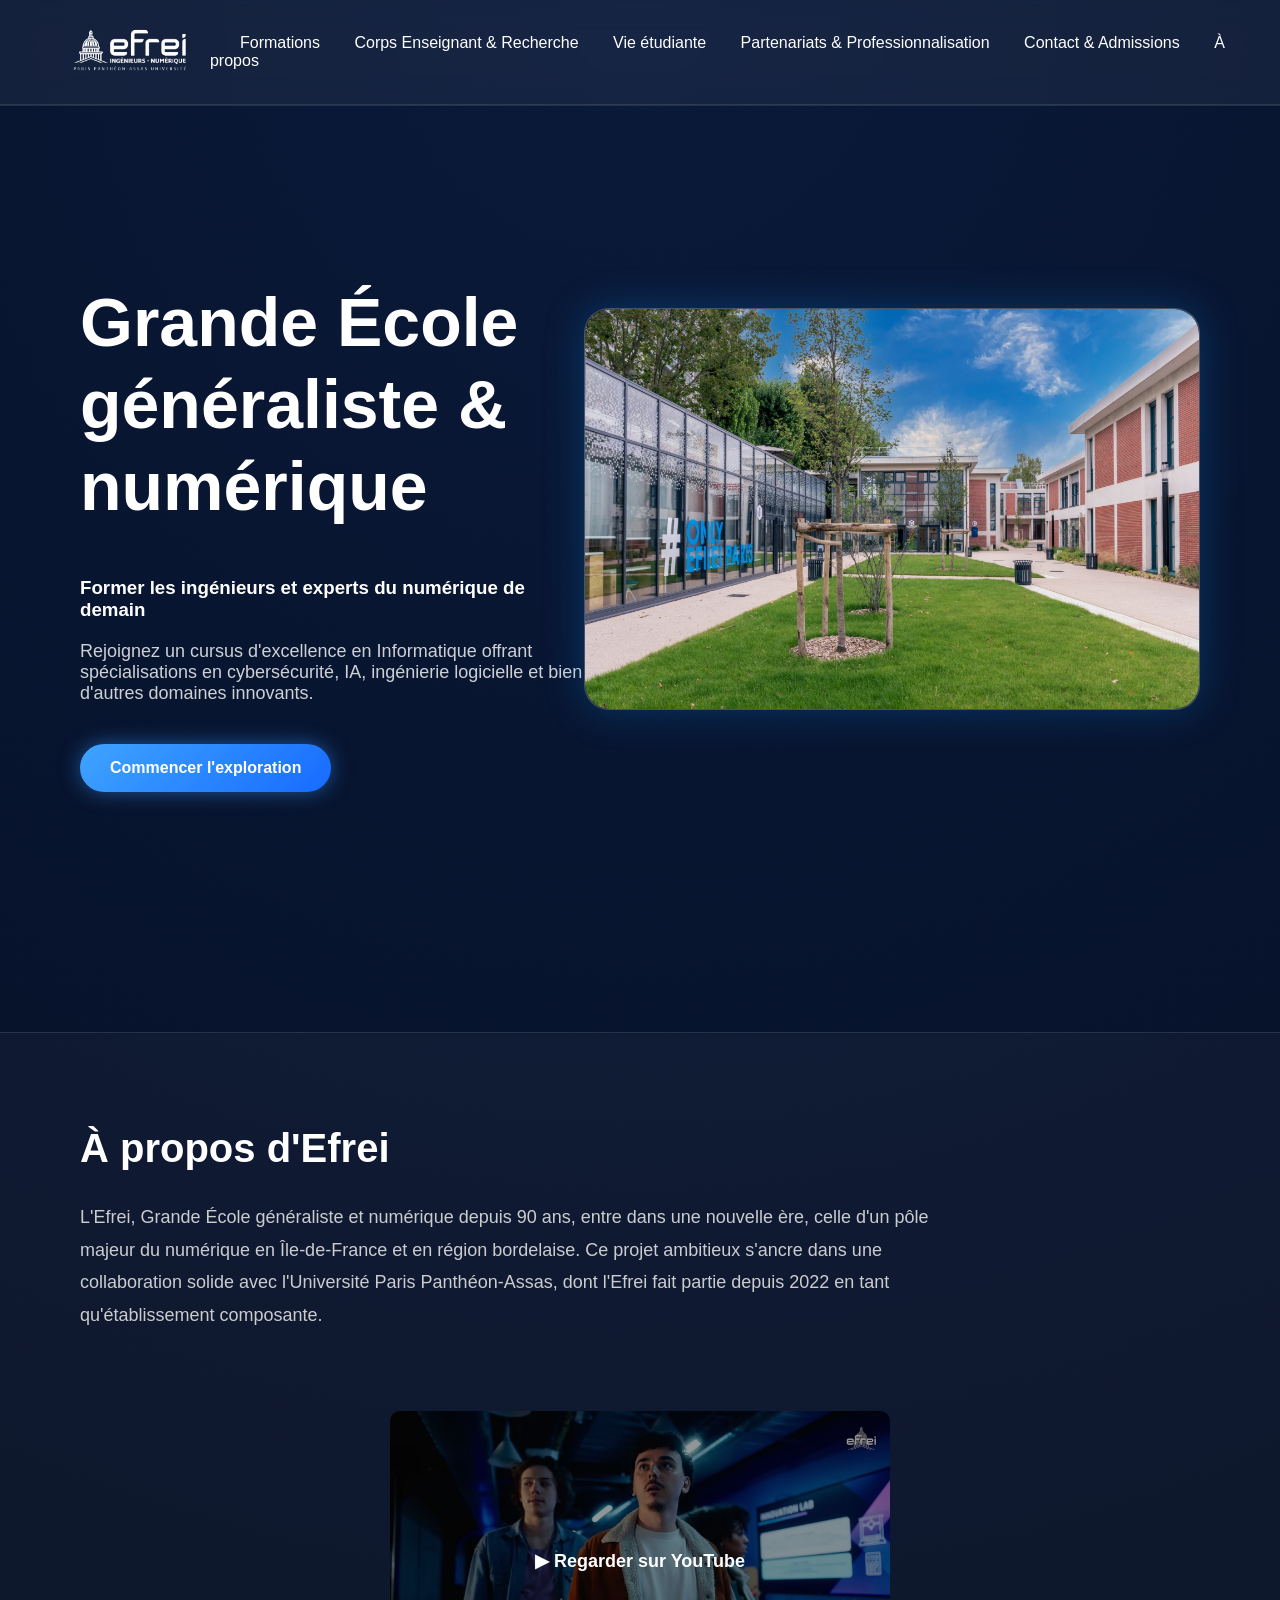
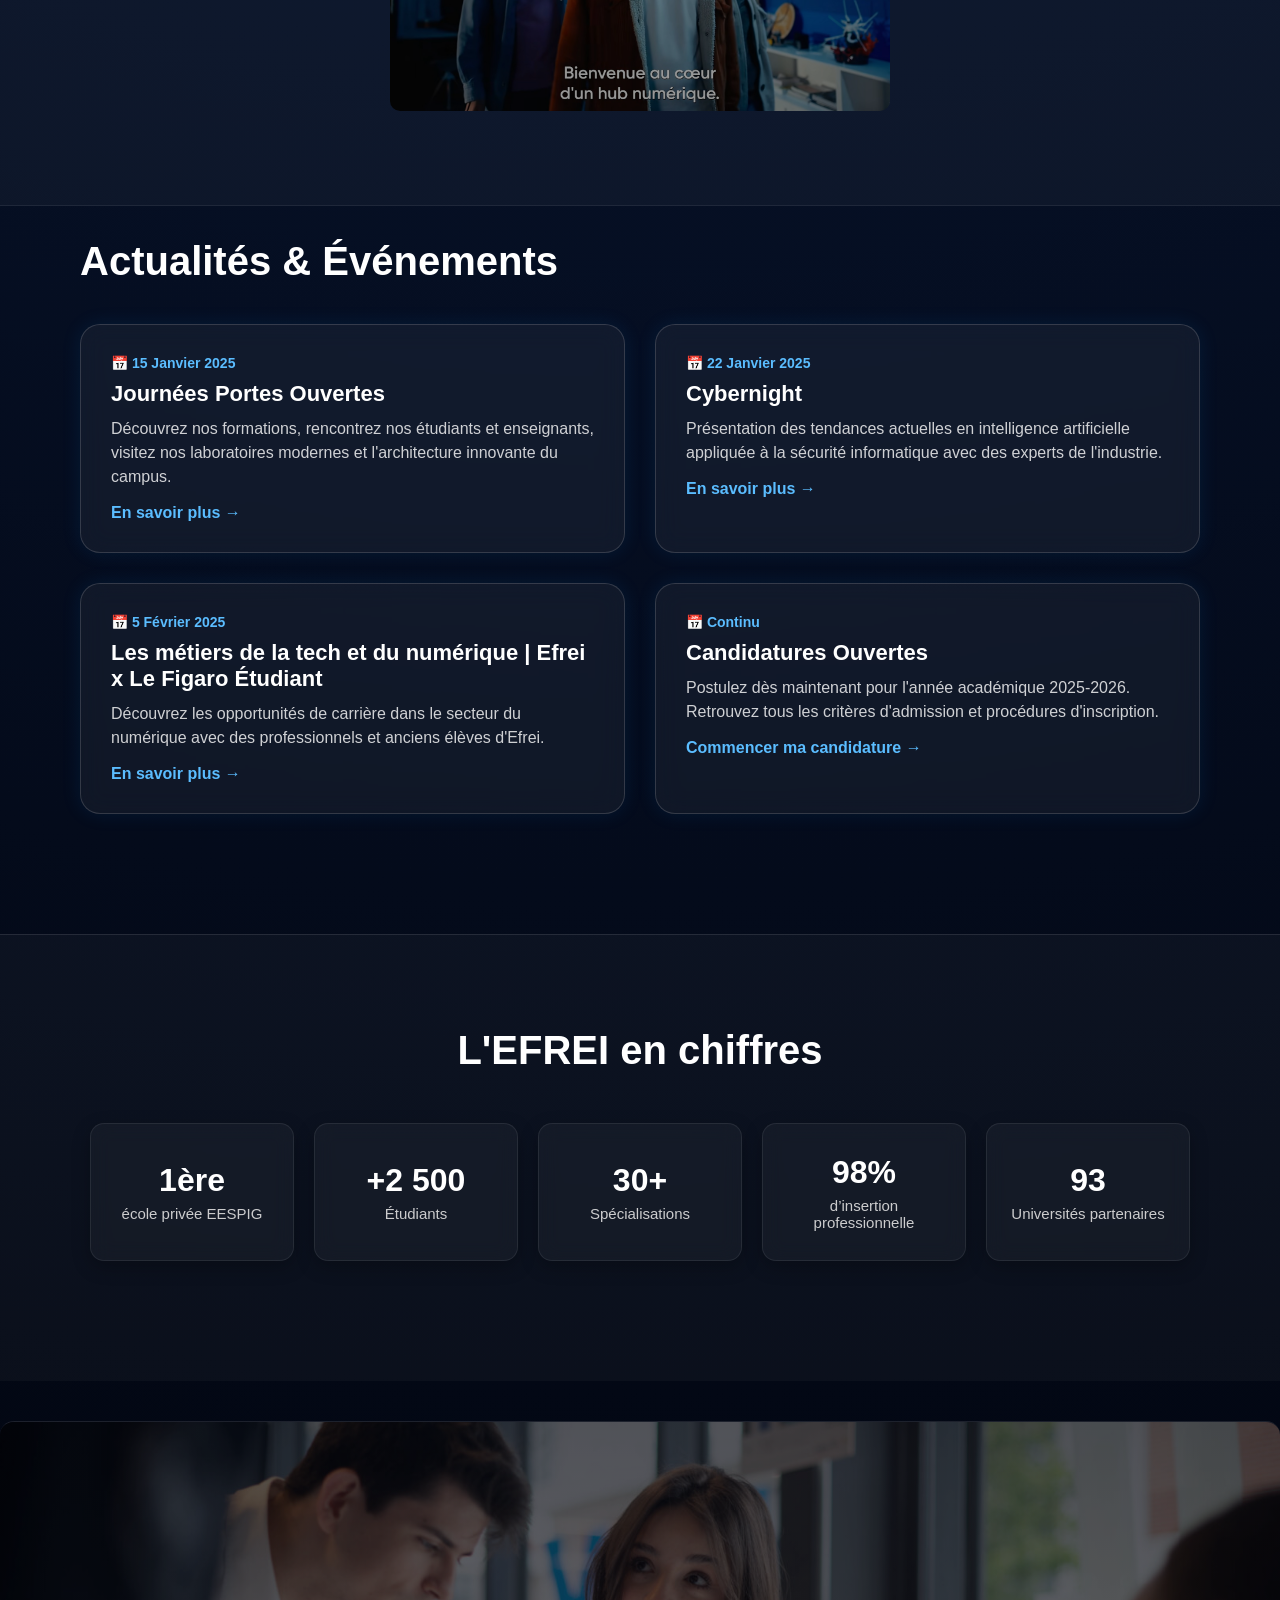
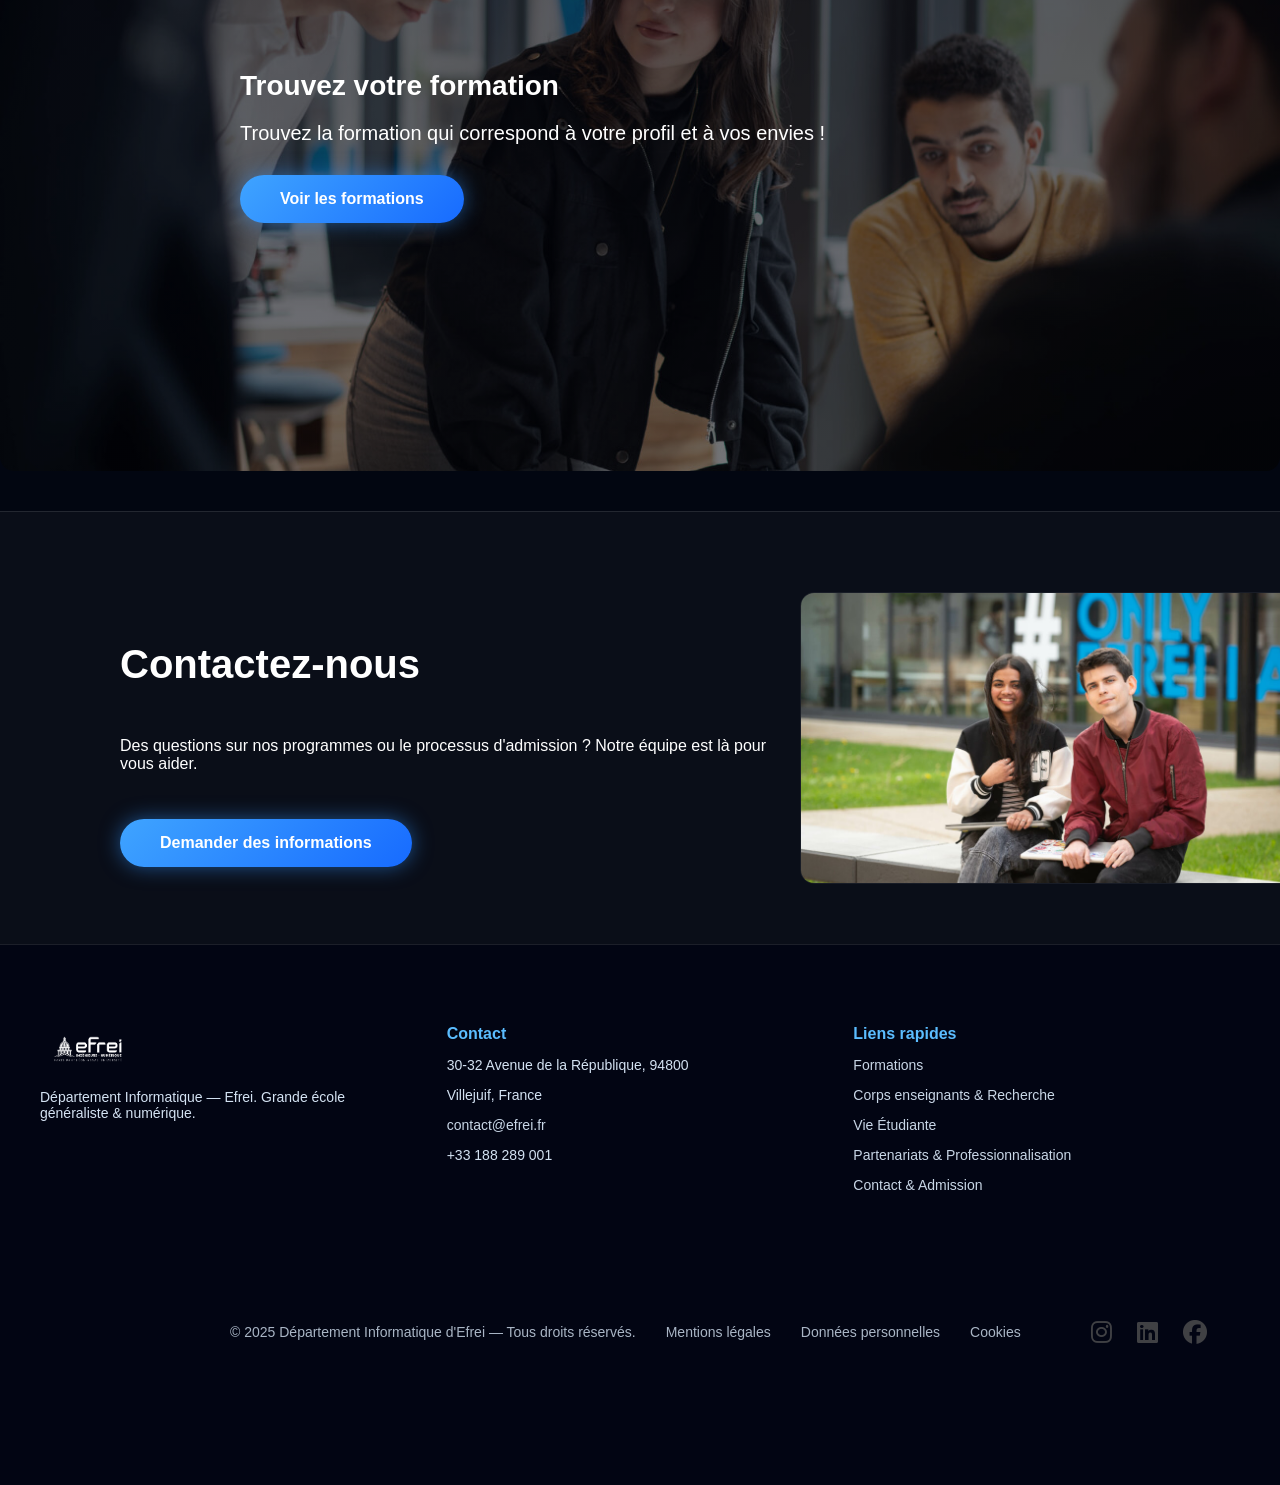
<file: html/index.html>
<!DOCTYPE html>
<html lang="fr">
<head>
  <meta charset="UTF-8">
  <meta name="viewport" content="width=device-width, initial-scale=1.0">
  <title>Département Informatique – Efrei</title>
  <link rel="stylesheet" href="../css/style.css">
  <link rel="stylesheet" href="../css/header.css">
  <link rel="stylesheet" href="https://cdnjs.cloudflare.com/ajax/libs/font-awesome/6.5.1/css/all.min.css">
  <script src="../js/script.js" defer></script>
</head>

<body>
  <header>
    <div class="logo-container">
      <a href="index.html" aria-label="Accueil">
        <img src="../img/Logo-Generique-1-251113123328.png" alt="Logo Efrei">
      </a>
    </div>
    <nav>
      <a href="formations.html">Formations</a>
      <a href="corps_enseignants.html">Corps Enseignant & Recherche</a>
      <a href="vie-etudiante.html">Vie étudiante</a>
      <a href="Partenaire.html">Partenariats & Professionnalisation</a>
      <a href="contact.html">Contact & Admissions</a>
      <a href="a_propos.html">À propos</a>
    </nav>
  </header>

  <!-- HERO SECTION -->
  <section class="hero">
    <div class="hero-text">
      <h2>Grande École<br> généraliste & <br>numérique</h2>
      <h3>Former les ingénieurs et experts du numérique de demain</h3>
      <p>Rejoignez un cursus d'excellence en Informatique offrant spécialisations en cybersécurité, IA, ingénierie logicielle et bien d'autres domaines innovants.</p>
      
      

      <div class="cta">
        <button class="primary" onclick="location.href='#about'">Commencer l'exploration</button>
      </div>
    </div>

    <div class="hero-img">
      <div class="hero-img-carousel">
        <div class="hero-slide active">
          <img src="../img/accueil/campus_1.jpg" alt="Campus Efrei Villejuif - Bâtiment moderne et innovant">
        </div>
        <div class="hero-slide">
          <img src="../img/accueil/campus.png" alt="Campus de Villejuif - Espace moderne et inspirant">
        </div>
        <div class="hero-slide">
          <img src="../img/vie_etudiante/innovation_lab.jpg" alt="Innovation Lab">
        </div>
        <div class="hero-slide">
          <img src="../img/accueil/etu_en_action.jpg" alt="Étudiants en action">
        </div>
        <div class="hero-slide">
          <img src="../img/accueil/cybernight.jpg" alt="CyberNight — Soirée étudiante">
        </div>
      </div>
    </div>
  </section>
  
  
  <!-- À PROPOS D'EFREI -->
  <section class="about" id="about">
    <h2>À propos d'Efrei</h2>
    <p>L'Efrei, Grande École généraliste et numérique depuis 90 ans, entre dans une nouvelle ère, celle d'un pôle majeur du numérique en Île-de-France et en région bordelaise. Ce projet ambitieux s'ancre dans une collaboration solide avec l'Université Paris Panthéon-Assas, dont l'Efrei fait partie depuis 2022 en tant qu'établissement composante.</p>

    <div class="video-fallback">
        <a class="fallback-poster" href="https://www.youtube.com/watch?v=vF6k1ht1D8s" target="_blank" rel="noopener noreferrer">
          <img src="../img/accueil/video_miniature.jpg" alt="Ouvrir la vidéo sur YouTube">
          <div class="fallback-play">▶ Regarder sur YouTube</div>
        </a>
      </div>
    
  
  </section>



  <!-- ACTUALITÉS ET ÉVÉNEMENTS -->
  <section class="news">
    <h2>Actualités & Événements</h2>
    <div class="news-grid">
      <div class="news-card">
        <div class="date">📅 15 Janvier 2025</div>
        <h3>Journées Portes Ouvertes</h3>
        <p>Découvrez nos formations, rencontrez nos étudiants et enseignants, visitez nos laboratoires modernes et l'architecture innovante du campus.</p>
        <a href="https://www.youtube.com/watch?v=0j5Bmd-zNzo" target="_blank">En savoir plus →</a>
      </div>
      <div class="news-card">
        <div class="date">📅 22 Janvier 2025</div>
        <h3>Cybernight</h3>
        <p>Présentation des tendances actuelles en intelligence artificielle appliquée à la sécurité informatique avec des experts de l'industrie.</p>
        <a href="https://youtu.be/vBvgS8VYAAI?si=dSh3vyU7nMYwrxhE" target="_blank">En savoir plus →</a>
      </div>
      <div class="news-card">
        <div class="date">📅 5 Février 2025</div>
        <h3>Les métiers de la tech et du numérique | Efrei x Le Figaro Étudiant</h3>
        <p>Découvrez les opportunités de carrière dans le secteur du numérique avec des professionnels et anciens élèves d'Efrei.</p>
        <a href="https://youtu.be/w-HIc8Q2GxY?si=WFxqA537R1B3sjKr" target="_blank">En savoir plus →</a>
      </div>
      <div class="news-card">
        <div class="date">📅 Continu</div>
        <h3>Candidatures Ouvertes</h3>
        <p>Postulez dès maintenant pour l'année académique 2025-2026. Retrouvez tous les critères d'admission et procédures d'inscription.</p>
        <a href="contact.html">Commencer ma candidature →</a>
      </div>
    </div>
  </section>
  
  <div class="section-separator" aria-hidden="true"></div>

    <!-- EFREI en chiffres -->
    <section class="stats">
      <h2>L'EFREI en chiffres</h2>

      <div class="stats-grid">
        <div class="stat-card">
          <div class="stat-value">1ère</div>
          <div class="stat-desc">école privée EESPIG</div>
        </div>

        <div class="stat-card">
          <div class="stat-value">+2 500</div>
          <div class="stat-desc">Étudiants</div>
        </div>

        <div class="stat-card">
          <div class="stat-value">30+</div>
          <div class="stat-desc">Spécialisations</div>
        </div>

        <div class="stat-card">
          <div class="stat-value">98%</div>
          <div class="stat-desc">d’insertion professionnelle</div>
        </div>

        <div class="stat-card">
          <div class="stat-value">93</div>
          <div class="stat-desc">Universités partenaires</div>
        </div>
      </div>
    </section>
  
  

  <!-- SECTION: Trouvez votre formation -->
  <section class="find-formation">
    <div class="find-inner">
      <div class="find-content">
        <h2>Trouvez votre formation</h2>
        <p class="find-desc">Trouvez la formation qui correspond à votre profil et à vos envies !</p>
        <button class="primary" onclick="window.location.href='formations.html'">Voir les formations</button>
      </div>
    </div>
  </section>

  <!-- SECTION CONTACT -->
  <section class="contact">
    <div class="contact-inner">
      <div class="contact-text">
        <h2>Contactez-nous</h2>
        <p>Des questions sur nos programmes ou le processus d'admission ? Notre équipe est là pour vous aider.</p>
        <button class="primary" onclick="window.location.href='contact.html'">Demander des informations</button>
      </div>
      <div class="contact-image" aria-hidden="true">
        <img src="../img/accueil/etudiants_souriants.jpg" alt="Étudiants souriants">
      </div>
    </div>
  </section>

  

  <!-- FOOTER -->
  <footer class="site-footer">
    <div class="footer-inner">
      <div class="col">
        <img src="../img/Logo-Generique-1-251113123328.png" alt="Logo Efrei" style="height:48px;filter:brightness(0) invert(1);">
        <p style="margin-top:12px;max-width:320px;">Département Informatique — Efrei. Grande école généraliste & numérique.</p>
      </div>
      <div class="col">
        <h4>Contact</h4>
        <p>30-32 Avenue de la République, 94800 </p>
        <p>Villejuif, France</p>
        <p><a href="mailto:contact@efrei.fr">contact@efrei.fr</a></p>
        
        <p>+33 188 289 001</p>
      </div>
      <div class="col">
        <h4>Liens rapides</h4>
        <p><a href="#formations">Formations</a></p>
        <p><a href="corps_enseignants.html">Corps enseignants & Recherche</a></p>
        <p><a href="vie-etudiante.html">Vie Étudiante</a></p>
        <p><a href="vie-etudiante.html#partnerships">Partenariats & Professionnalisation</a></p>
        <p><a href="vie-etudiante.html#partnerships">Contact & Admission</a></p>
      </div>
    </div>
    
    <div class="footer-bottom">
      
      <p>&copy; 2025 Département Informatique d'Efrei — Tous droits réservés.</p>
      
      <a href="https://www.efrei.fr/mentions-legales/" target="_blank" rel="noopener noreferrer">Mentions légales</a>
      <a href="https://www.efrei.fr/donnees-personnelles/" target="_blank" rel="noopener noreferrer">Données personnelles</a>
      <a href="https://www.efrei.fr/cookies/" target="_blank" rel="noopener noreferrer">Cookies</a>

      <!-- Liens vers les réseaux sociaux -->
      <ul class="social-links">
        <li>
          <a href="https://www.instagram.com/efrei_paris/" target="_blank" rel="noopener noreferrer">
          <i class="fab fa-instagram"></i>
          </a>
        </li>
        <li><a href="https://www.linkedin.com/school/efrei/" target="_blank" rel="noopener noreferrer">
          <i class="fab fa-linkedin"></i></a></li>

        <li><a href="https://www.facebook.com/efrei.paris" target="_blank" rel="noopener noreferrer">
          <i class="fab fa-facebook"></i>
          </a>
        </li>
      </ul>
    </div>
  </footer>

</body>
</html>
</file>
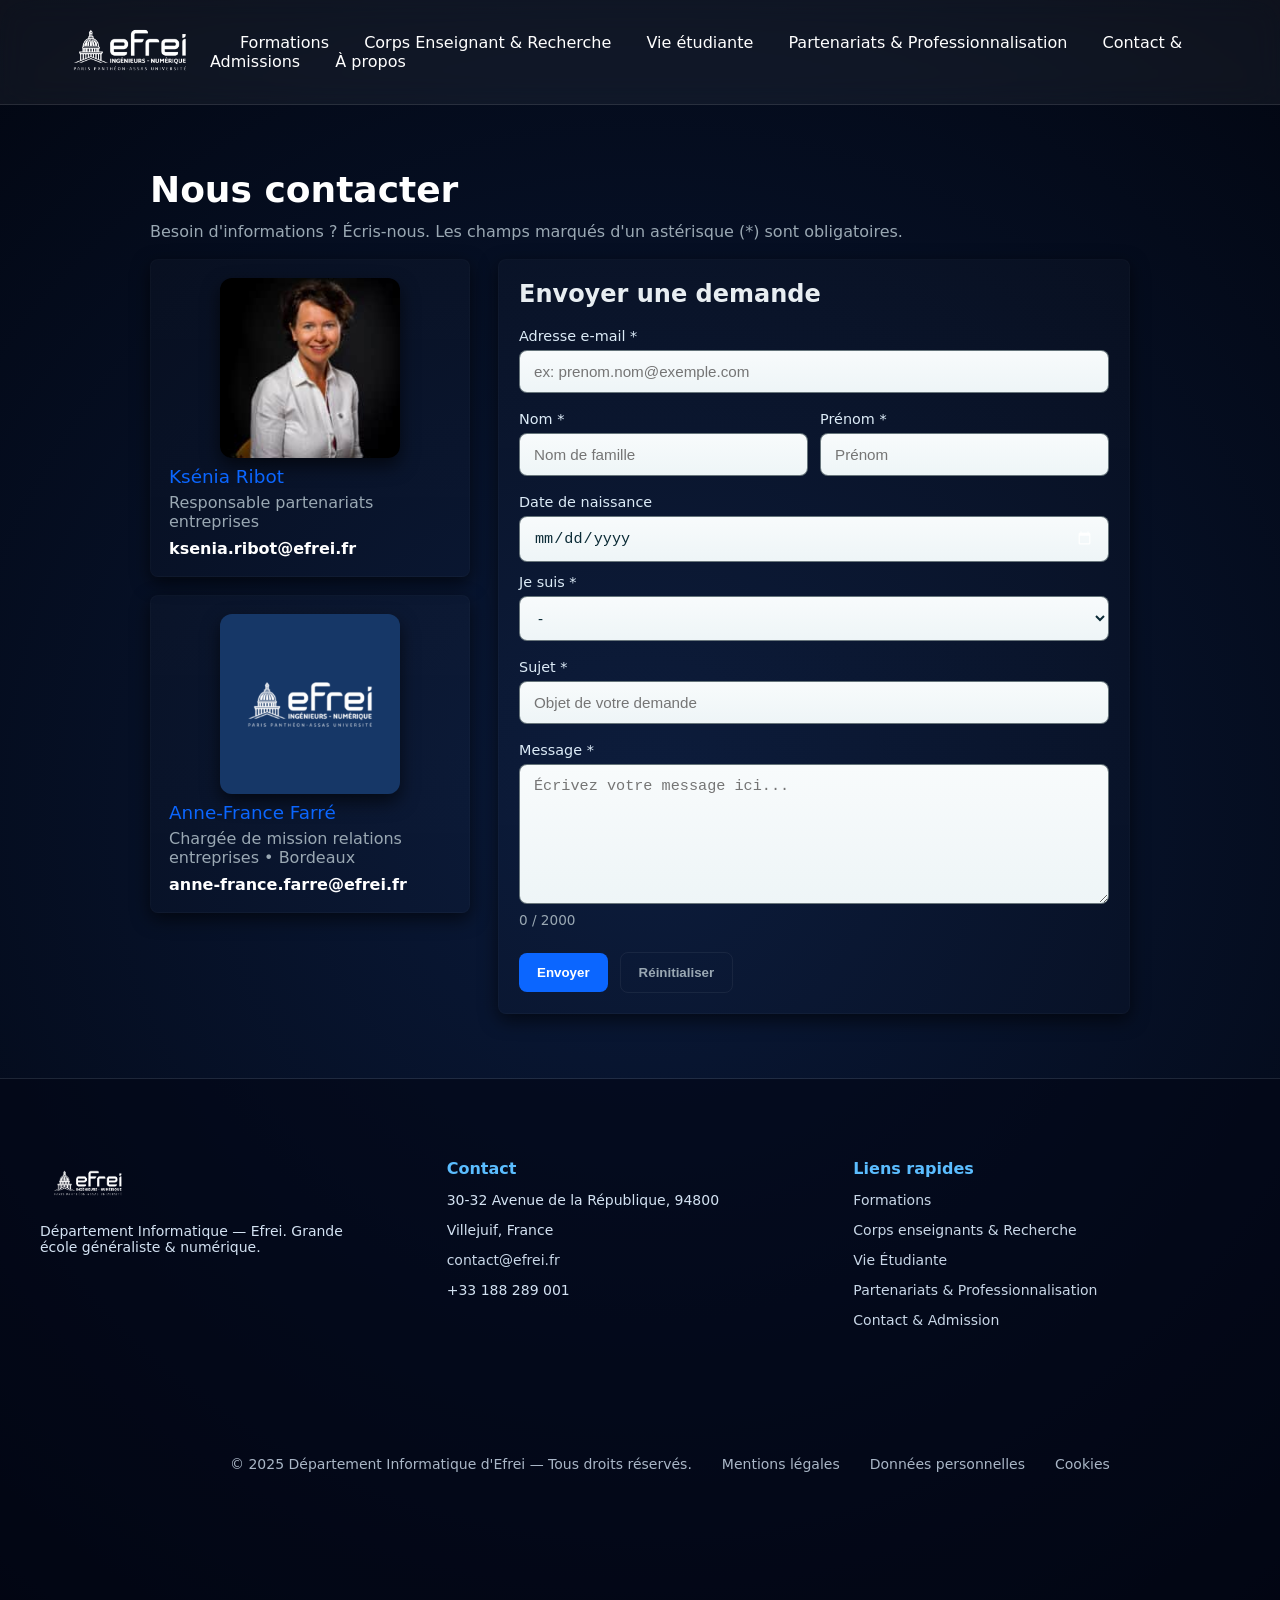
<file: html/Contact.html>
<!doctype html>
<html lang="fr">
<head>
  <meta charset="utf-8" />
  <meta name="viewport" content="width=device-width,initial-scale=1" />
  <title>Efrei - Nous contacter</title>
  <link rel="stylesheet" href="../css/contact.css">
  <link rel="stylesheet" href="../css/header.css">
  <link rel="stylesheet" href="../css/footer.css">
</head>
<body>
  <header>
    <div class="logo-container">
      <a href="index.html" aria-label="Accueil">
        <img src="../img/Logo-Generique-1-251113123328.png" alt="Logo Efrei">
      </a>
    </div>
    <nav>
      <a href="formations.html">Formations</a>
      <a href="corps_enseignants.html">Corps Enseignant & Recherche</a>
      <a href="vie-etudiante.html">Vie étudiante</a>
      <a href="Partenaire.html">Partenariats & Professionnalisation</a>
      <a href="contact.html">Contact & Admissions</a>
      <a href="a_propos.html">À propos</a>
    </nav>
  </header>
  <div class="wrap">
    <h1>Nous contacter</h1>
    <p class="lead">Besoin d'informations ? Écris-nous. Les champs marqués d'un astérisque (*) sont obligatoires.</p>

    <div class="grid" role="region" aria-label="Section contact">
      <div>
        <div class="contacts-list">
          <div class="card" id="contact-ksenia">
            <div class="contact-figure">
              <img src="../img/contacts/ksenia-ribot.jpg"
                   alt="Portrait Ksénia Ribot"
                   onerror="this.onerror=null; this.src='https//ww:w.efrei.fr/wp-content/uploads/2025/09/ribot_ksenia-copie-1024x1536.jpg'">
            </div>
            <div class="contact-name">Ksénia Ribot</div>
            <div class="contact-role">Responsable partenariats entreprises</div>
            <div class="contact-email"><a href="mailto:ksenia.ribot@efrei.fr">ksenia.ribot@efrei.fr</a></div>
          </div>

          <div class="card" id="contact-anne">
            <div class="contact-figure">
              <img src="../img/contacts/anne-france-farre.jpg"
                   alt="Portrait Anne-France Farré"
                   onerror="this.onerror=null; this.src='https://www.efrei.fr/wp-content/uploads/2025/10/Copie-de-Tech-Numerique-Masters-et-Masteres-819x1024.png'">
            </div>
            <div class="contact-name">Anne‑France Farré</div>
            <div class="contact-role">Chargée de mission relations entreprises • Bordeaux</div>
            <div class="contact-email"><a href="mailto:anne-france.farre@efrei.fr">anne-france.farre@efrei.fr</a></div>
          </div>
        </div>
      </div>

      <div>
        <div class="card form-card" aria-labelledby="form-title">
          <h2 id="form-title" style="margin-top:0">Envoyer une demande</h2>

          <form id="contactForm" novalidate>
            <div>
              <label for="email">Adresse e-mail *</label>
              <input id="email" name="email" type="email" required aria-required="true" placeholder="ex: prenom.nom@exemple.com">
              <div class="inline-error" id="err-email" aria-live="polite"></div>
            </div>

            <div class="row">
              <div class="col">
                <label for="lastname">Nom *</label>
                <input id="lastname" name="lastname" type="text" required placeholder="Nom de famille">
                <div class="inline-error" id="err-lastname" aria-live="polite"></div>
              </div>
              <div class="col">
                <label for="firstname">Prénom *</label>
                <input id="firstname" name="firstname" type="text" required placeholder="Prénom">
                <div class="inline-error" id="err-firstname" aria-live="polite"></div>
              </div>
            </div>

            <div>
              <label for="birthdate">Date de naissance</label>
              <input id="birthdate" name="birthdate" type="date" max="2007-12-31">
            </div>

            <div>
              <label for="role">Je suis *</label>
              <select id="role" name="role" required>
                <option value="">-</option>
                <option>Étudiant</option>
                <option>Partenaire / Entreprise</option>
                <option>Journaliste</option>
                <option>Autre</option>
              </select>
              <div class="inline-error" id="err-role" aria-live="polite"></div>
            </div>

            <div>
              <label for="subject">Sujet *</label>
              <input id="subject" name="subject" type="text" required placeholder="Objet de votre demande">
              <div class="inline-error" id="err-subject" aria-live="polite"></div>
            </div>

            <div>
              <label for="message">Message *</label>
              <textarea id="message" name="message" required placeholder="Écrivez votre message ici..."></textarea>
              <div class="field-help" id="charCount">0 / 2000</div>
              <div class="inline-error" id="err-message" aria-live="polite"></div>
            </div>

            <div class="actions">
              <button id="submitBtn" type="submit">Envoyer</button>
              <button id="resetBtn" type="button" class="secondary">Réinitialiser</button>
              <div id="formStatus" role="status" style="margin-left:12px"></div>
            </div>
          </form>
        </div>
      </div>
    </div>
  </div>
  <!-- FOOTER -->
  <footer class="site-footer">
    <div class="footer-inner">
      <div class="col">
        <img src="../img/Logo-Generique-1-251113123328.png" alt="Logo Efrei" style="height:48px;filter:brightness(0) invert(1);">
        <p style="margin-top:12px;max-width:320px;">Département Informatique — Efrei. Grande école généraliste & numérique.</p>
      </div>
      <div class="col">
        <h4>Contact</h4>
        <p>30-32 Avenue de la République, 94800 </p>
        <p>Villejuif, France</p>
        <p><a href="mailto:contact@efrei.fr">contact@efrei.fr</a></p>
        
        <p>+33 188 289 001</p>
      </div>
      <div class="col">
        <h4>Liens rapides</h4>
        <p><a href="#formations">Formations</a></p>
        <p><a href="corps_enseignants.html">Corps enseignants & Recherche</a></p>
        <p><a href="vie-etudiante.html">Vie Étudiante</a></p>
        <p><a href="vie-etudiante.html#partnerships">Partenariats & Professionnalisation</a></p>
        <p><a href="vie-etudiante.html#partnerships">Contact & Admission</a></p>
      </div>
    </div>
    
    <div class="footer-bottom">
      
      <p>&copy; 2025 Département Informatique d'Efrei — Tous droits réservés.</p>
      
      <a href="https://www.efrei.fr/mentions-legales/" target="_blank" rel="noopener noreferrer">Mentions légales</a>
      <a href="https://www.efrei.fr/donnees-personnelles/" target="_blank" rel="noopener noreferrer">Données personnelles</a>
      <a href="https://www.efrei.fr/cookies/" target="_blank" rel="noopener noreferrer">Cookies</a>

      <!-- Liens vers les réseaux sociaux -->
      <ul class="social-links">
        <li>
          <a href="https://www.instagram.com/efrei_paris/" target="_blank" rel="noopener noreferrer">
          <i class="fab fa-instagram"></i>
          </a>
        </li>
        <li><a href="https://www.linkedin.com/school/efrei/" target="_blank" rel="noopener noreferrer">
          <i class="fab fa-linkedin"></i></a></li>

        <li><a href="https://www.facebook.com/efrei.paris" target="_blank" rel="noopener noreferrer">
          <i class="fab fa-facebook"></i>
          </a>
        </li>
      </ul>
    </div>
  </footer>
  <script>
    (function(){
      const form = document.getElementById('contactForm');
      const submitBtn = document.getElementById('submitBtn');
      const resetBtn = document.getElementById('resetBtn');
      const statusEl = document.getElementById('formStatus');

      const fields = {
        email: document.getElementById('email'),
        lastname: document.getElementById('lastname'),
        firstname: document.getElementById('firstname'),
        role: document.getElementById('role'),
        subject: document.getElementById('subject'),
        message: document.getElementById('message'),
      };

      const errs = {
        email: document.getElementById('err-email'),
        lastname: document.getElementById('err-lastname'),
        firstname: document.getElementById('err-firstname'),
        role: document.getElementById('err-role'),
        subject: document.getElementById('err-subject'),
        message: document.getElementById('err-message')
      };

      const charCount = document.getElementById('charCount');
      const MAX_CHARS = 2000;

      // Character counter
      fields.message.addEventListener('input', () => {
        const len = fields.message.value.length;
        charCount.textContent = `${len} / ${MAX_CHARS}`;
        if (len > MAX_CHARS) {
          errs.message.textContent = 'Le message est trop long.';
        } else {
          errs.message.textContent = '';
        }
      });

      // simple validators
      function validateEmail(v){
        return /^[^\s@]+@[^\s@]+\.[^\s@]+$/.test(v);
      }

      function clearErrors(){
        Object.values(errs).forEach(e => e.textContent = '');
        statusEl.textContent = '';
        statusEl.className = '';
      }

      function validate(){
        clearErrors();
        let ok = true;
        if (!fields.email.value.trim() || !validateEmail(fields.email.value.trim())){
          errs.email.textContent = 'Adresse e-mail invalide.';
          ok = false;
        }
        if (!fields.lastname.value.trim()){
          errs.lastname.textContent = 'Nom requis.';
          ok = false;
        }
        if (!fields.firstname.value.trim()){
          errs.firstname.textContent = 'Prénom requis.';
          ok = false;
        }
        if (!fields.role.value){
          errs.role.textContent = 'Sélectionnez votre profil.';
          ok = false;
        }
        if (!fields.subject.value.trim()){
          errs.subject.textContent = 'Sujet requis.';
          ok = false;
        }
        const msgLen = fields.message.value.trim().length;
        if (msgLen === 0){
          errs.message.textContent = 'Message requis.';
          ok = false;
        } else if (msgLen > MAX_CHARS){
          errs.message.textContent = 'Message trop long.';
          ok = false;
        }
        return ok;
      }

      form.addEventListener('submit', function(e){
        e.preventDefault();
        if (!validate()) return;

        submitBtn.disabled = true;
        submitBtn.textContent = 'Envoi…';
        statusEl.textContent = '';
        statusEl.className = '';

        const payload = {
          email: fields.email.value.trim(),
          lastname: fields.lastname.value.trim(),
          firstname: fields.firstname.value.trim(),
          birthdate: document.getElementById('birthdate').value || '',
          role: fields.role.value,
          subject: fields.subject.value.trim(),
          message: fields.message.value.trim()
        };

        new Promise((resolve) => setTimeout(() => resolve({ok:true}), 1100))
          .then(resp => {
            if (resp && resp.ok){
              statusEl.textContent = 'Votre message a bien été envoyé. Merci !';
              statusEl.className = 'success';
              form.reset();
              charCount.textContent = `0 / ${MAX_CHARS}`;
            } else {
              throw new Error('Erreur serveur');
            }
          })
          .catch(err => {
            statusEl.textContent = 'Erreur lors de l\'envoi, veuillez réessayer.';
            statusEl.className = 'error';
          })
          .finally(() => {
            submitBtn.disabled = false;
            submitBtn.textContent = 'Envoyer';
          });
      });

      resetBtn.addEventListener('click', () => {
        form.reset();
        clearErrors();
        charCount.textContent = `0 / ${MAX_CHARS}`;
      });

      Object.values(fields).forEach(f => {
        f.addEventListener('blur', () => {
          validate();
        });
      });
    })();
  </script>
</body>
</html>
</file>
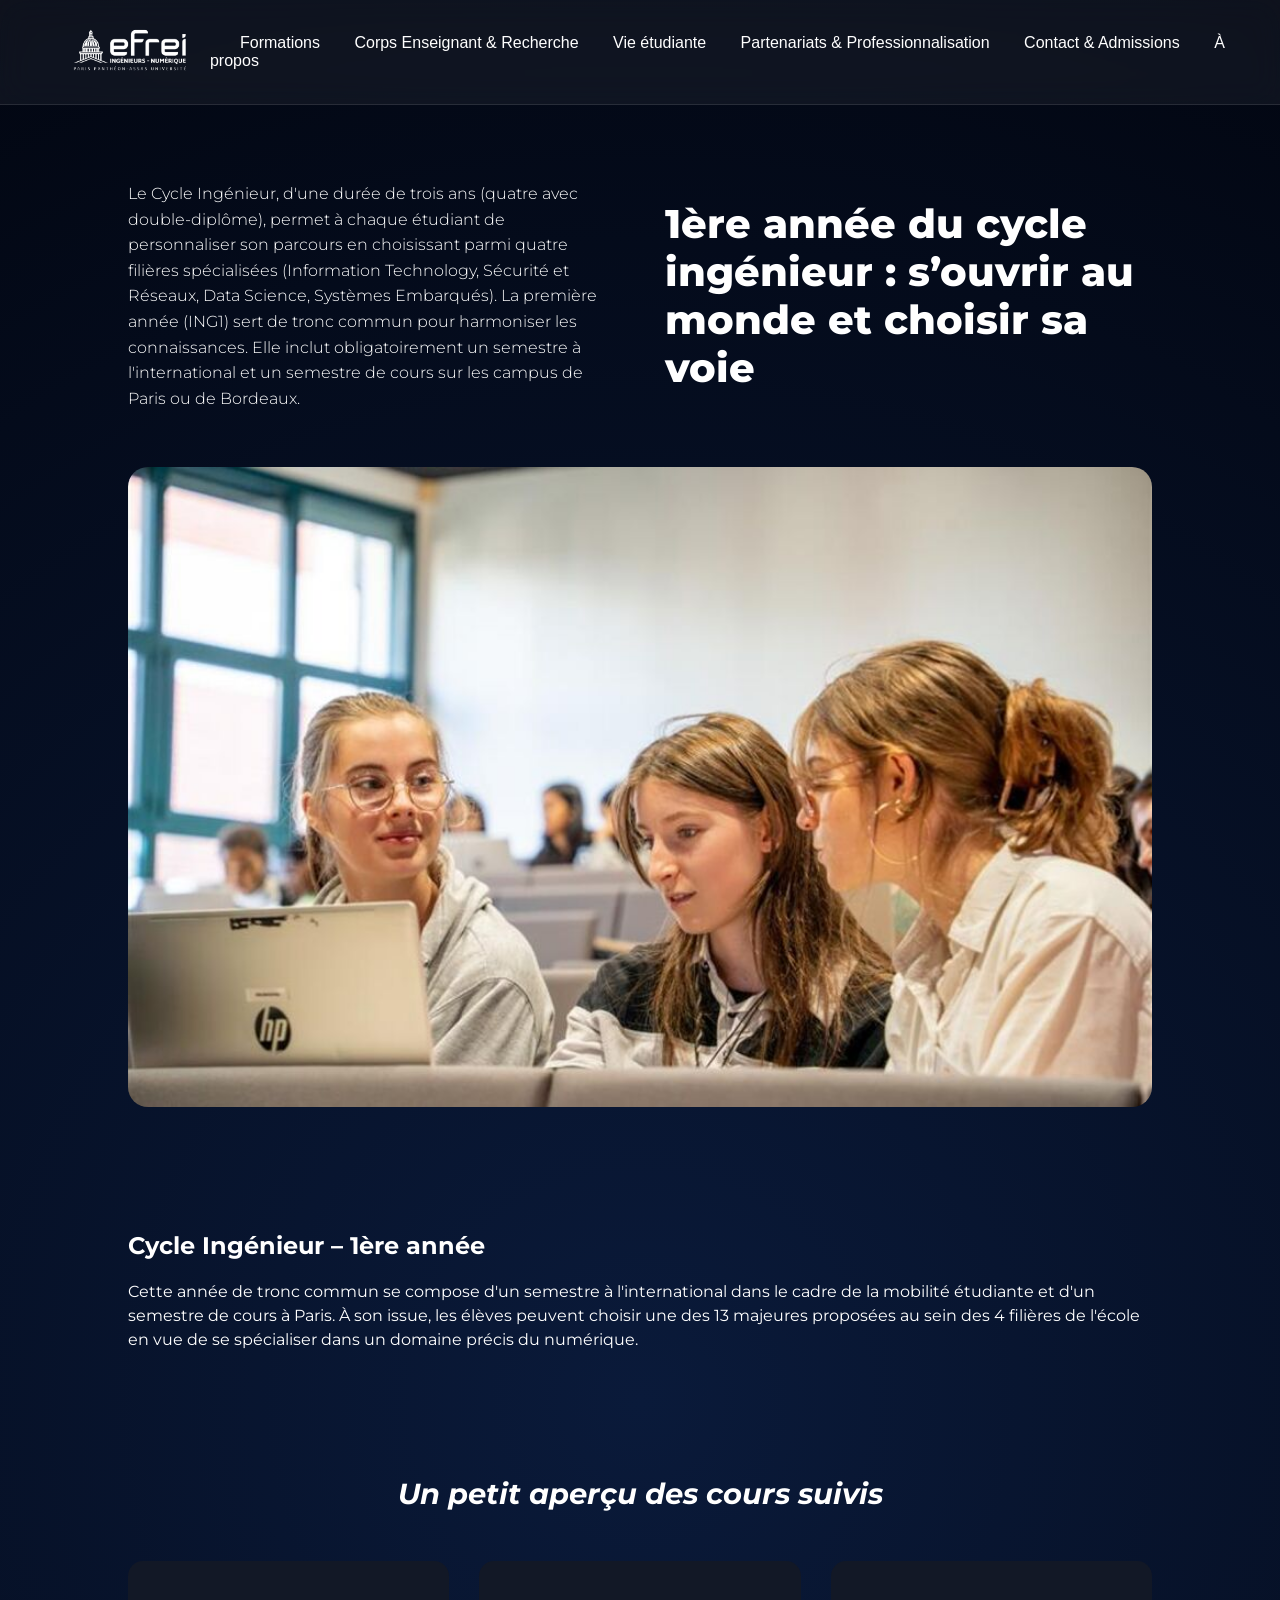
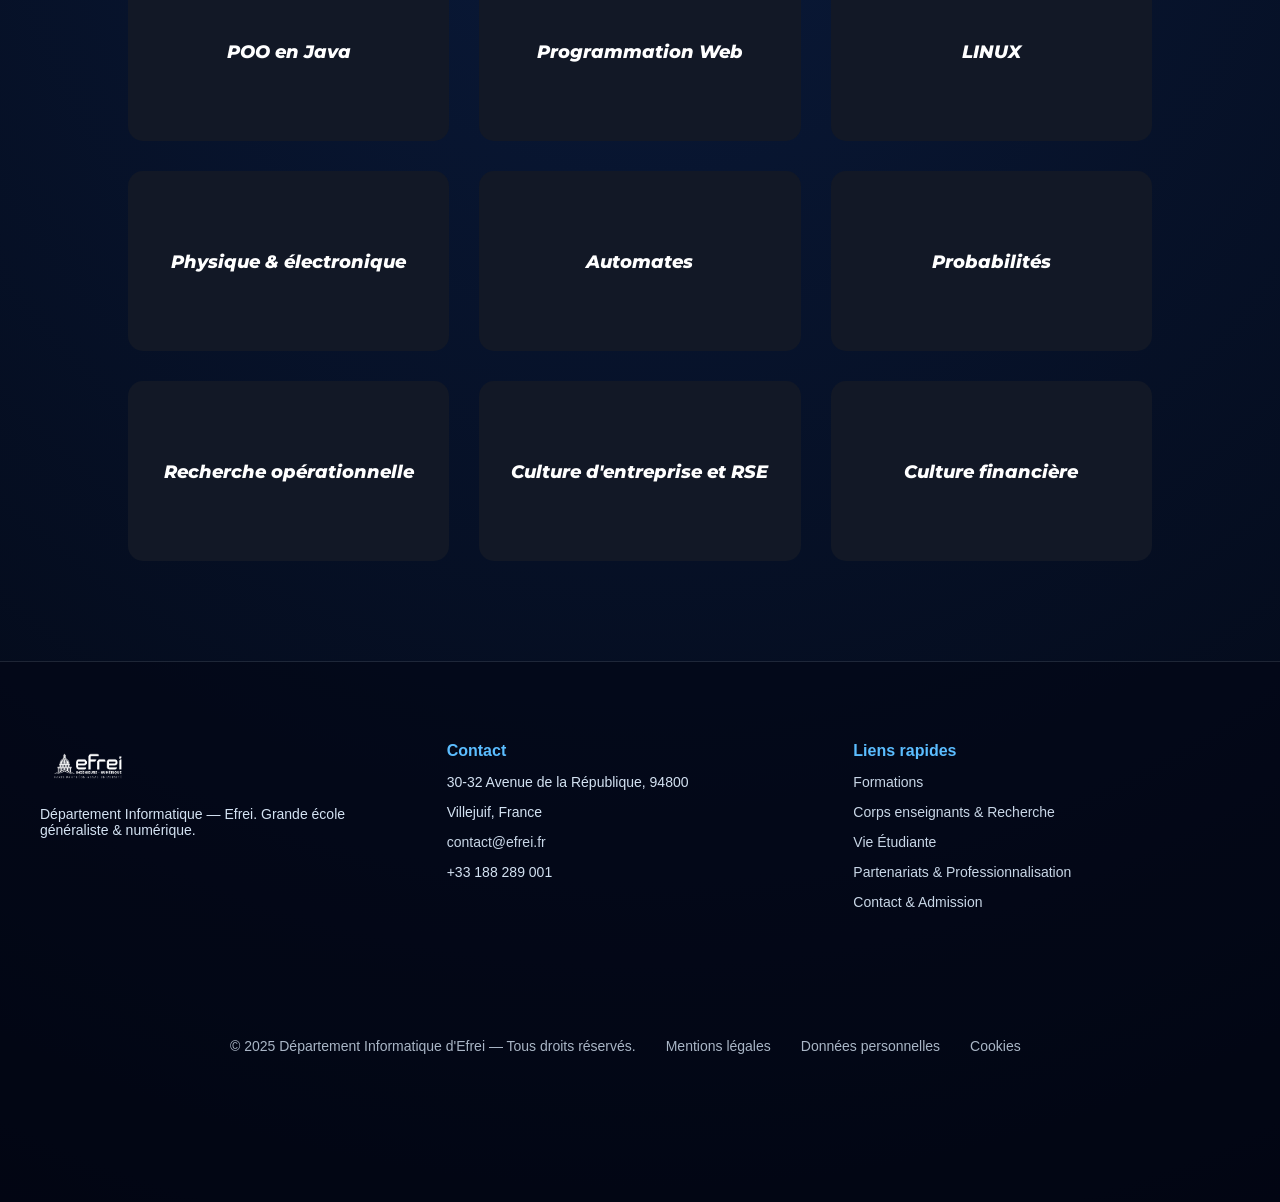
<file: html/cycle_ingenieur.html>
<!DOCTYPE html>
<html lang="fr">
<head>
    <meta charset="UTF-8">
    <title>EFREI - Cycle Ingénieur 1ère année</title>
    <link href="../css/cycle_ingenieur.css" rel="stylesheet">
    <link rel="stylesheet" href="../css/header.css">
    <link rel="stylesheet" href="../css/footer.css">
    <link href="https://fonts.googleapis.com/css2?family=Montserrat:ital,wght@0,100..900;1,100..900&display=swap" rel="stylesheet">
</head>
<body>
    <header>
    <div class="logo-container">
      <a href="index.html" aria-label="Accueil">
        <img src="../img/Logo-Generique-1-251113123328.png" alt="Logo Efrei">
      </a>
    </div>
    <nav>
      <a href="formations.html">Formations</a>
      <a href="corps_enseignants.html">Corps Enseignant & Recherche</a>
      <a href="vie-etudiante.html">Vie étudiante</a>
      <a href="Partenaire.html">Partenariats & Professionnalisation</a>
      <a href="contact.html">Contact & Admissions</a>
      <a href="a_propos.html">À propos</a>
    </nav>
  </header>

    <main class="main">
        <section class="hero-section">
            <div class="hero-content">
                <div class="hero-left">
                    <p>Le Cycle Ingénieur, d'une durée de trois ans (quatre avec double-diplôme), permet à chaque étudiant de personnaliser son parcours en choisissant parmi quatre filières spécialisées (Information Technology, Sécurité et Réseaux, Data Science, Systèmes Embarqués). La première année (ING1) sert de tronc commun pour harmoniser les connaissances. Elle inclut obligatoirement un semestre à l'international et un semestre de cours sur les campus de Paris ou de Bordeaux.</p>
                </div>
                <div class="hero-right">
                    <h1>1ère année du cycle ingénieur : s’ouvrir au monde et choisir sa voie</h1>
                </div>
            </div>
            <div class="hero-image">
                <img src="../img/cycle-ingé.jpg" alt="Étudiantes en discussion" class="rounded-img">
            </div>
        </section>

        <section class="description-section">
            <h2>Cycle Ingénieur – 1ère année</h2>
            <p>Cette année de tronc commun se compose d'un semestre à l'international dans le cadre de la mobilité étudiante et d'un semestre de cours à Paris. À son issue, les élèves peuvent choisir une des 13 majeures proposées au sein des 4 filières de l'école en vue de se spécialiser dans un domaine précis du numérique.</p>
        </section>

        <section class="course-section">
            <h3>Un petit aperçu des cours suivis</h3>
            <div class="course-grid">
                <div class="course-card">POO en Java</div>
                <div class="course-card">Programmation Web</div>
                <div class="course-card">LINUX</div>
                <div class="course-card">Physique & électronique</div>
                <div class="course-card">Automates</div>
                <div class="course-card">Probabilités</div>
                <div class="course-card">Recherche opérationnelle</div>
                <div class="course-card">Culture d'entreprise et RSE</div>
                <div class="course-card">Culture financière</div>
            </div>
        </section>
    </main>
    <!-- FOOTER -->
  <footer class="site-footer">
    <div class="footer-inner">
      <div class="col">
        <img src="../img/Logo-Generique-1-251113123328.png" alt="Logo Efrei" style="height:48px;filter:brightness(0) invert(1);">
        <p style="margin-top:12px;max-width:320px;">Département Informatique — Efrei. Grande école généraliste & numérique.</p>
      </div>
      <div class="col">
        <h4>Contact</h4>
        <p>30-32 Avenue de la République, 94800 </p>
        <p>Villejuif, France</p>
        <p><a href="mailto:contact@efrei.fr">contact@efrei.fr</a></p>
        
        <p>+33 188 289 001</p>
      </div>
      <div class="col">
        <h4>Liens rapides</h4>
        <p><a href="#formations">Formations</a></p>
        <p><a href="corps_enseignants.html">Corps enseignants & Recherche</a></p>
        <p><a href="vie-etudiante.html">Vie Étudiante</a></p>
        <p><a href="vie-etudiante.html#partnerships">Partenariats & Professionnalisation</a></p>
        <p><a href="vie-etudiante.html#partnerships">Contact & Admission</a></p>
      </div>
    </div>
    
    <div class="footer-bottom">
      
      <p>&copy; 2025 Département Informatique d'Efrei — Tous droits réservés.</p>
      
      <a href="https://www.efrei.fr/mentions-legales/" target="_blank" rel="noopener noreferrer">Mentions légales</a>
      <a href="https://www.efrei.fr/donnees-personnelles/" target="_blank" rel="noopener noreferrer">Données personnelles</a>
      <a href="https://www.efrei.fr/cookies/" target="_blank" rel="noopener noreferrer">Cookies</a>

      <!-- Liens vers les réseaux sociaux -->
      <ul class="social-links">
        <li>
          <a href="https://www.instagram.com/efrei_paris/" target="_blank" rel="noopener noreferrer">
          <i class="fab fa-instagram"></i>
          </a>
        </li>
        <li><a href="https://www.linkedin.com/school/efrei/" target="_blank" rel="noopener noreferrer">
          <i class="fab fa-linkedin"></i></a></li>

        <li><a href="https://www.facebook.com/efrei.paris" target="_blank" rel="noopener noreferrer">
          <i class="fab fa-facebook"></i>
          </a>
        </li>
      </ul>
    </div>
  </footer>
</body>
</html>
</file>
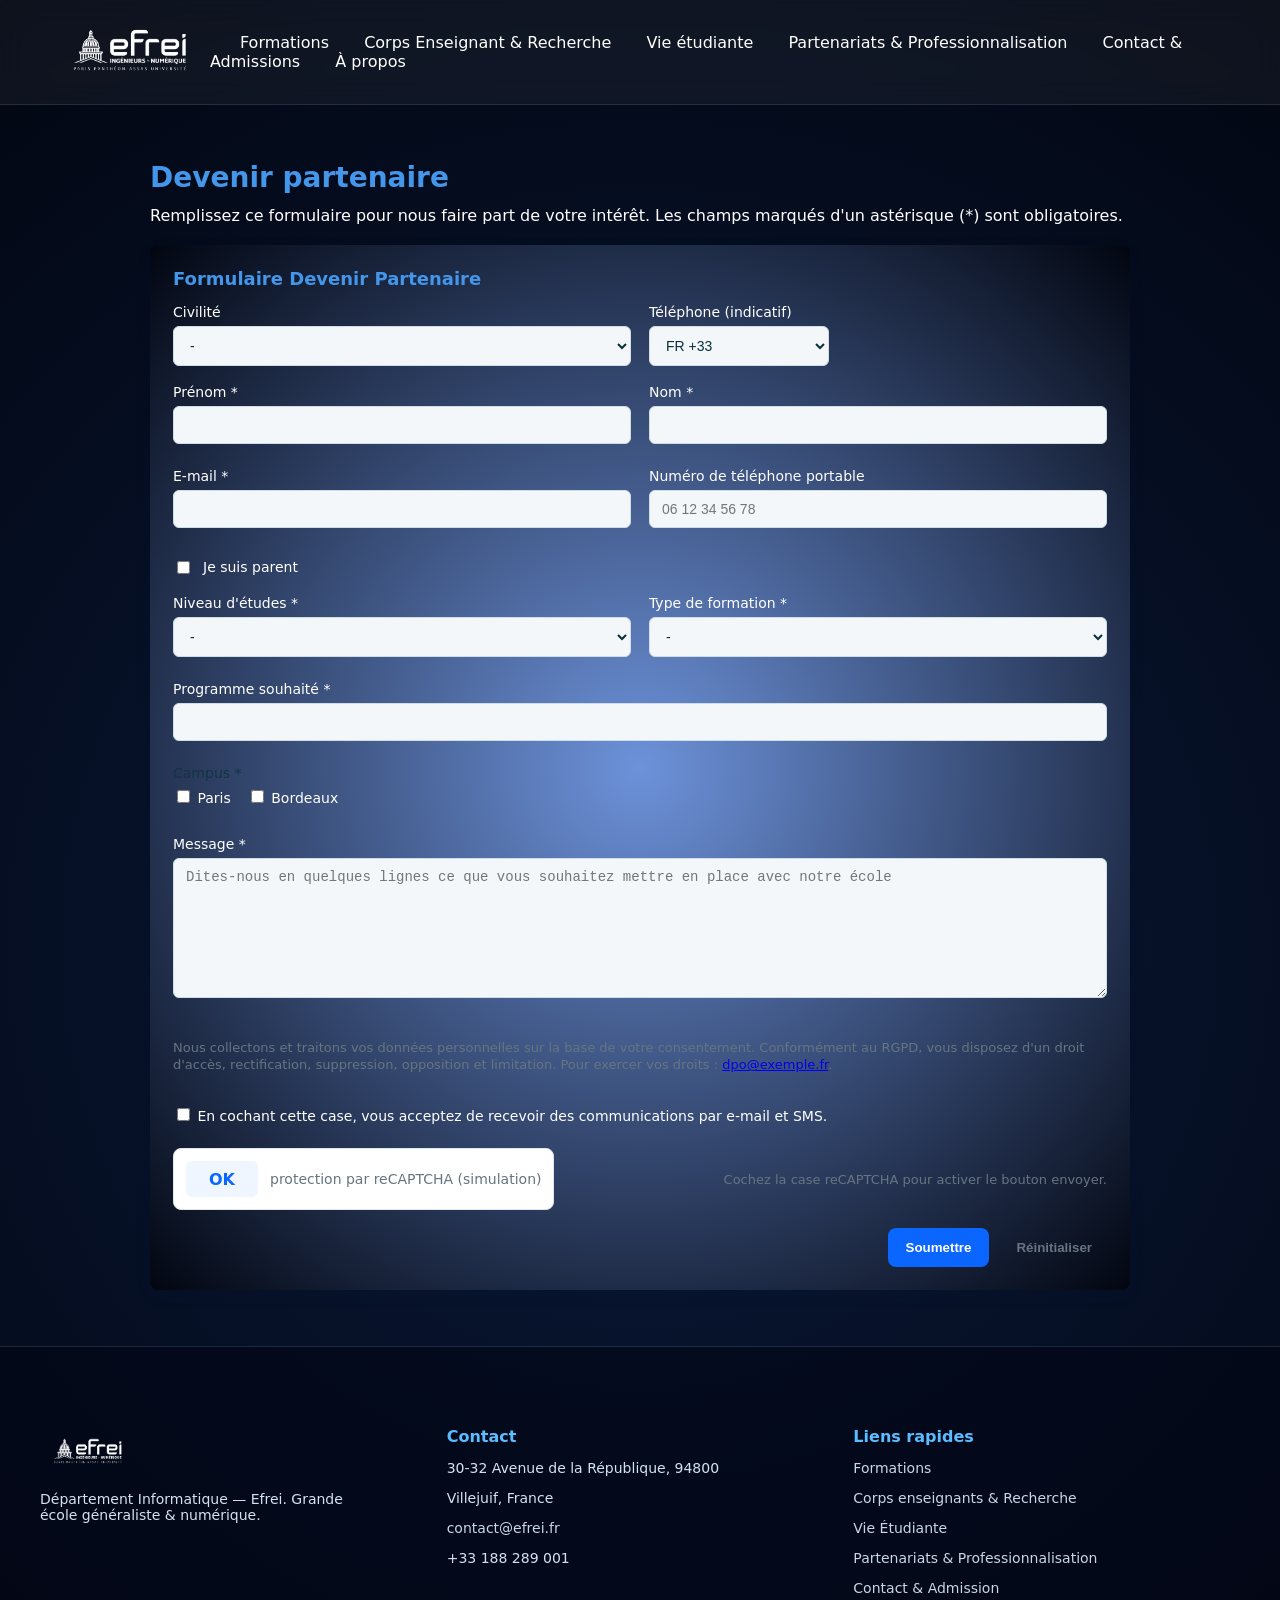
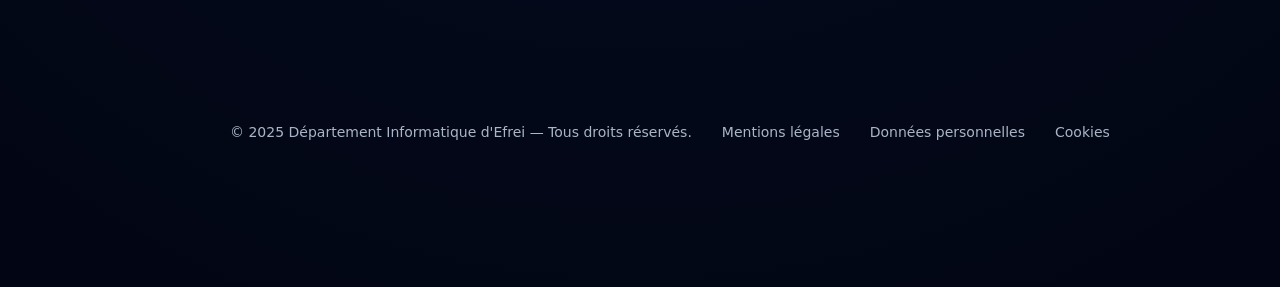
<file: html/DevenirPartenaire.html>
<!doctype html>
<html lang="fr">
<head>
  <meta charset="utf-8">
  <title> Efrei - Devenir partenaire</title>
  <link rel="stylesheet" href="../css/DevenirPartenaire.css">
  <link rel="stylesheet" href="../css/header.css">
  <link rel="stylesheet" href="../css/footer.css">
</head>
<body>
  <header>
    <div class="logo-container">
      <a href="index.html" aria-label="Accueil">
        <img src="../img/Logo-Generique-1-251113123328.png" alt="Logo Efrei">
      </a>
    </div>
    <nav>
      <a href="formations.html">Formations</a>
      <a href="corps_enseignants.html">Corps Enseignant & Recherche</a>
      <a href="vie-etudiante.html">Vie étudiante</a>
      <a href="Partenaire.html">Partenariats & Professionnalisation</a>
      <a href="contact.html">Contact & Admissions</a>
      <a href="a_propos.html">À propos</a>
    </nav>
  </header>
  <div class="wrap">
    <h1>Devenir partenaire</h1>
    <p class="lead">Remplissez ce formulaire pour nous faire part de votre intérêt. Les champs marqués d'un astérisque (*) sont obligatoires.</p>

    <div class="card" >
      <h2 id="formTitle" style="margin-top:0;font-size:18px">Formulaire Devenir Partenaire</h2>

      <form id="partnerForm" novalidate>
        <div>
          <label class ="label"for="civility">Civilité</label>
          <select id="civility" name="civility">
            <option value="">-</option><option>Madame</option><option>Monsieur</option><option>Autre</option>
          </select>
        </div>

        <div>
          <label class ="label"for="phonePrefix">Téléphone (indicatif)</label>
          <select id="phonePrefix" class="small" aria-label="Indicatif">
            <option value="+33">FR +33</option>
            <option value="+32">BE +32</option>
            <option value="+41">CH +41</option>
            <option value="+44">UK +44</option>
            <option value="+1">US +1</option>
          </select>
        </div>

        <div>
          <label class ="label"for="firstname">Prénom *</label>
          <input id="firstname" name="firstname" type="text" required>
          <div class="error" id="err-firstname" aria-live="polite"></div>
        </div>

        <div>
          <label class ="label"for="lastname">Nom *</label>
          <input id="lastname" name="lastname" type="text" required>
          <div class="error" id="err-lastname" aria-live="polite"></div>
        </div>

        <div>
          <label class ="label"for="email">E-mail *</label>
          <input id="email" name="email" type="email" required>
          <div class="error" id="err-email" aria-live="polite"></div>
        </div>

        <div>
          <label class ="label"for="phone">Numéro de téléphone portable</label>
          <input id="phone" name="phone" type="tel" placeholder="06 12 34 56 78">
        </div>

        <div class="full checkbox-inline" style="margin-top:6px;">
          <input id="isParent" name="isParent" type="checkbox">
          <label class ="label"for="isParent" style="margin:0">Je suis parent</label>
        </div>

        <div>
          <label class ="label"for="level">Niveau d'études *</label>
          <select id="level" name="level" required>
            <option value="">-</option><option>Bac</option><option>Bac+2</option><option>Bac+3</option><option>Bac+5</option>
          </select>
          <div class="error" id="err-level" aria-live="polite"></div>
        </div>

        <div>
          <label class ="label"for="trainingType">Type de formation *</label>
          <select id="trainingType" name="trainingType" required>
            <option value="">-</option><option>Ingénieur</option><option>Master</option><option>Licence</option><option>Formation continue</option>
          </select>
          <div class="error" id="err-trainingType" aria-live="polite"></div>
        </div>

        <div class="full">
          <label class ="label"for="wantedProgram">Programme souhaité *</label>
          <input id="wantedProgram" name="wantedProgram" type="text" required>
          <div class="error" id="err-wantedProgram" aria-live="polite"></div>
        </div>

        <div class="full">
          <label>Campus *</label>
          <div style="display:flex;gap:16px;flex-wrap:wrap;">
            <label class ="label"class="checkbox-inline"><input type="checkbox" name="campus" value="Paris"> Paris</label>
            <label class ="label"class="checkbox-inline"><input type="checkbox" name="campus" value="Bordeaux"> Bordeaux</label>
          </div>
          <div class="error" id="err-campus" aria-live="polite"></div>
        </div>

        <div class="full">
          <label class ="label"for="message">Message *</label>
          <textarea id="message" name="message" required placeholder="Dites-nous en quelques lignes ce que vous souhaitez mettre en place avec notre école"></textarea>
          <div class="error" id="err-message" aria-live="polite"></div>
        </div>

        <div class="full consent">
          <p>Nous collectons et traitons vos données personnelles sur la base de votre consentement. Conformément au RGPD, vous disposez d'un droit d'accès, rectification, suppression, opposition et limitation. Pour exercer vos droits : <a href="mailto:dpo@exemple.fr">dpo@exemple.fr</a>.</p>
        </div>

        <div class="full">
          <label class ="label"class="checkbox-inline"><input id="consentMarketing" type="checkbox"> En cochant cette case, vous acceptez de recevoir des communications par e-mail et SMS.</label>
        </div>

        <div class="full" style="display:flex;gap:14px;align-items:center;">
          <div class="recaptcha-sim" id="recaptchaSim" role="group" aria-label="reCAPTCHA simulé">
            <div class="box" id="recaptchaBox">OK</div>
            <div style="font-size:14px;color:var(--muted)">protection par reCAPTCHA (simulation)</div>
          </div>
          <div style="margin-left:auto" class="help">Cochez la case reCAPTCHA pour activer le bouton envoyer.</div>
        </div>

        <div class="full actions">
          <button id="submitBtn" type="submit" disabled>Soumettre</button>
          <button id="resetBtn" type="button" class="secondary">Réinitialiser</button>
        </div>

      </form>
    </div>
  </div>
  <!-- FOOTER -->
  <footer class="site-footer">
    <div class="footer-inner">
      <div class="col">
        <img src="../img/Logo-Generique-1-251113123328.png" alt="Logo Efrei" style="height:48px;filter:brightness(0) invert(1);">
        <p style="margin-top:12px;max-width:320px;">Département Informatique — Efrei. Grande école généraliste & numérique.</p>
      </div>
      <div class="col">
        <h4>Contact</h4>
        <p>30-32 Avenue de la République, 94800 </p>
        <p>Villejuif, France</p>
        <p><a href="mailto:contact@efrei.fr">contact@efrei.fr</a></p>
        
        <p>+33 188 289 001</p>
      </div>
      <div class="col">
        <h4>Liens rapides</h4>
        <p><a href="formations.html">Formations</a></p>
        <p><a href="corps_enseignants.html">Corps enseignants & Recherche</a></p>
        <p><a href="vie-etudiante.html">Vie Étudiante</a></p>
        <p><a href="vie-etudiante.html#partnerships">Partenariats & Professionnalisation</a></p>
        <p><a href="vie-etudiante.html#partnerships">Contact & Admission</a></p>
      </div>
    </div>
    
    <div class="footer-bottom">
      
      <p>&copy; 2025 Département Informatique d'Efrei — Tous droits réservés.</p>
      
      <a href="https://www.efrei.fr/mentions-legales/" target="_blank" rel="noopener noreferrer">Mentions légales</a>
      <a href="https://www.efrei.fr/donnees-personnelles/" target="_blank" rel="noopener noreferrer">Données personnelles</a>
      <a href="https://www.efrei.fr/cookies/" target="_blank" rel="noopener noreferrer">Cookies</a>

      <!-- Liens vers les réseaux sociaux -->
      <ul class="social-links">
        <li>
          <a href="https://www.instagram.com/efrei_paris/" target="_blank" rel="noopener noreferrer">
          <i class="fab fa-instagram"></i>
          </a>
        </li>
        <li><a href="https://www.linkedin.com/school/efrei/" target="_blank" rel="noopener noreferrer">
          <i class="fab fa-linkedin"></i></a></li>

        <li><a href="https://www.facebook.com/efrei.paris" target="_blank" rel="noopener noreferrer">
          <i class="fab fa-facebook"></i>
          </a>
        </li>
      </ul>
    </div>
  </footer>
  <script>
    (function(){
      const form = document.getElementById('partnerForm');
      const submitBtn = document.getElementById('submitBtn');
      const resetBtn = document.getElementById('resetBtn');
      const recaptchaBox = document.getElementById('recaptchaBox');
      let recaptchaChecked = false;

      function enableSubmitIfReady(){
        const recOk = recaptchaChecked;
        submitBtn.disabled = !recOk;
      }

      // Toggle fake recaptcha when clicking the box
      document.getElementById('recaptchaSim').addEventListener('click', function(){
        recaptchaChecked = !recaptchaChecked;
        recaptchaBox.style.background = recaptchaChecked ? '#2b7cff' : '#eff6ff';
        recaptchaBox.style.color = recaptchaChecked ? '#fff' : '#0b66ff';
        enableSubmitIfReady();
      });

      function isEmail(v){ return /^[^\s@]+@[^\s@]+\.[^\s@]+$/.test(v); }

      function clearErrors(){
        ['firstname','lastname','email','level','trainingType','wantedProgram','campus','message']
          .forEach(id => {
            const el = document.getElementById('err-' + id);
            if(el) el.textContent = '';
          });
      }

      function validate(){
        clearErrors();
        let ok = true;
        const firstname = document.getElementById('firstname').value.trim();
        const lastname = document.getElementById('lastname').value.trim();
        const email = document.getElementById('email').value.trim();
        const level = document.getElementById('level').value;
        const trainingType = document.getElementById('trainingType').value;
        const wantedProgram = document.getElementById('wantedProgram').value.trim();
        const message = document.getElementById('message').value.trim();
        const campusChecked = Array.from(document.querySelectorAll('input[name="campus"]')).some(cb => cb.checked);

        if(!firstname){ document.getElementById('err-firstname').textContent = 'Prénom requis.'; ok=false; }
        if(!lastname){ document.getElementById('err-lastname').textContent = 'Nom requis.'; ok=false; }
        if(!email || !isEmail(email)){ document.getElementById('err-email').textContent = 'Email invalide.'; ok=false; }
        if(!level){ document.getElementById('err-level').textContent = 'Sélectionnez un niveau.'; ok=false; }
        if(!trainingType){ document.getElementById('err-trainingType').textContent = 'Sélectionnez un type de formation.'; ok=false; }
        if(!wantedProgram){ document.getElementById('err-wantedProgram').textContent = 'Indiquez un programme.'; ok=false; }
        if(!campusChecked){ document.getElementById('err-campus').textContent = 'Sélectionnez au moins un campus.'; ok=false; }
        if(!message){ document.getElementById('err-message').textContent = 'Merci d\'ajouter un message.'; ok=false; }

        return ok;
      }

      form.addEventListener('submit', function(e){
        e.preventDefault();
        if(!validate()) return;

        submitBtn.disabled = true;
        submitBtn.textContent = 'Envoi...';

        const payload = new FormData(form);
        // For demo we simulate an async send. Replace with fetch() to a server endpoint.
        setTimeout(() => {
          alert('Merci ! Votre demande a bien été envoyée.');
          form.reset();
          recaptchaChecked = false;
          recaptchaBox.style.background = '#eff6ff';
          recaptchaBox.style.color = '#0b66ff';
          enableSubmitIfReady();
          submitBtn.textContent = 'Soumettre';
          submitBtn.disabled = true;
        }, 900);
      });

      resetBtn.addEventListener('click', function(){
        form.reset();
        clearErrors();
        recaptchaChecked = false;
        recaptchaBox.style.background = '#eff6ff';
        recaptchaBox.style.color = '#0b66ff';
        enableSubmitIfReady();
      });

      // small accessibility: keyboard toggle recaptcha with Space/Enter when focused
      document.getElementById('recaptchaSim').tabIndex = 0;
      document.getElementById('recaptchaSim').addEventListener('keydown', function(e){
        if(e.key === ' ' || e.key === 'Enter'){ e.preventDefault(); this.click(); }
      });

      // enable submit if recaptcha already checked (initially false)
      enableSubmitIfReady();
    })();
  </script>
</body>
</html>
</file>
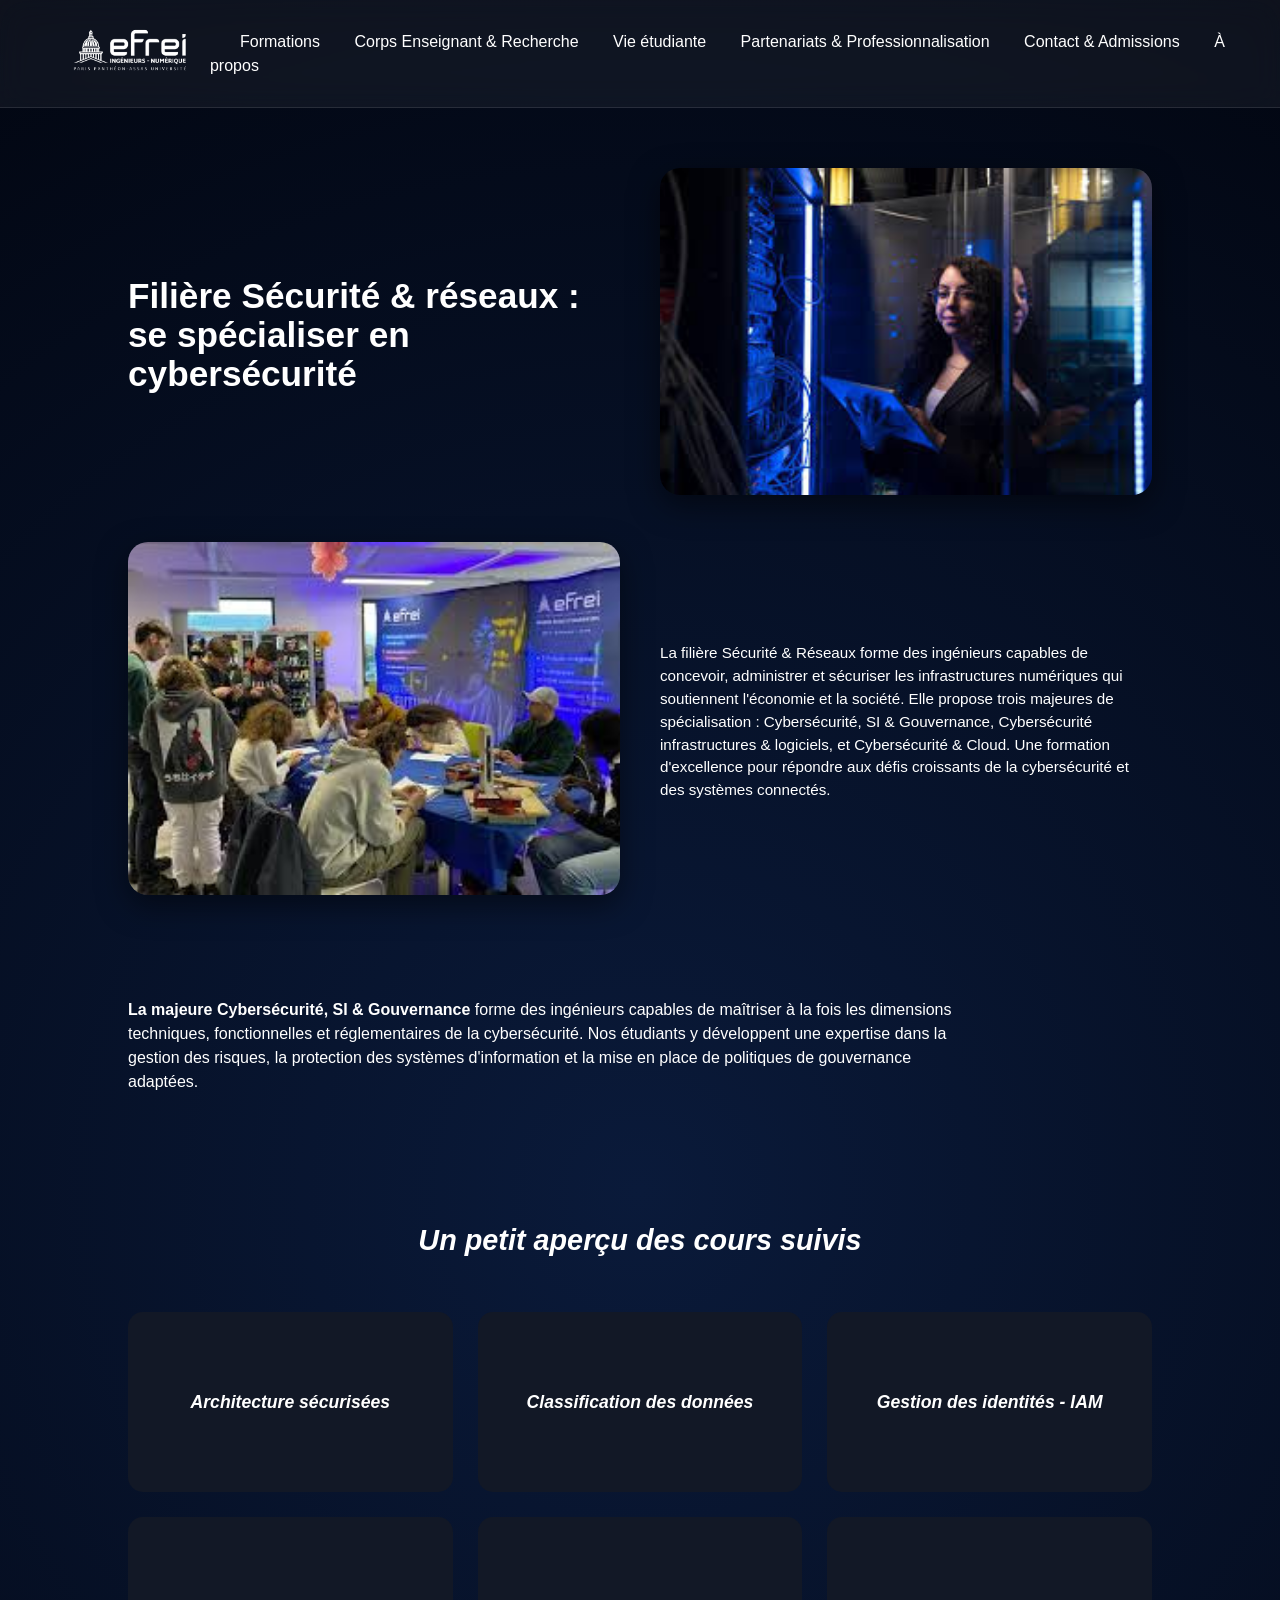
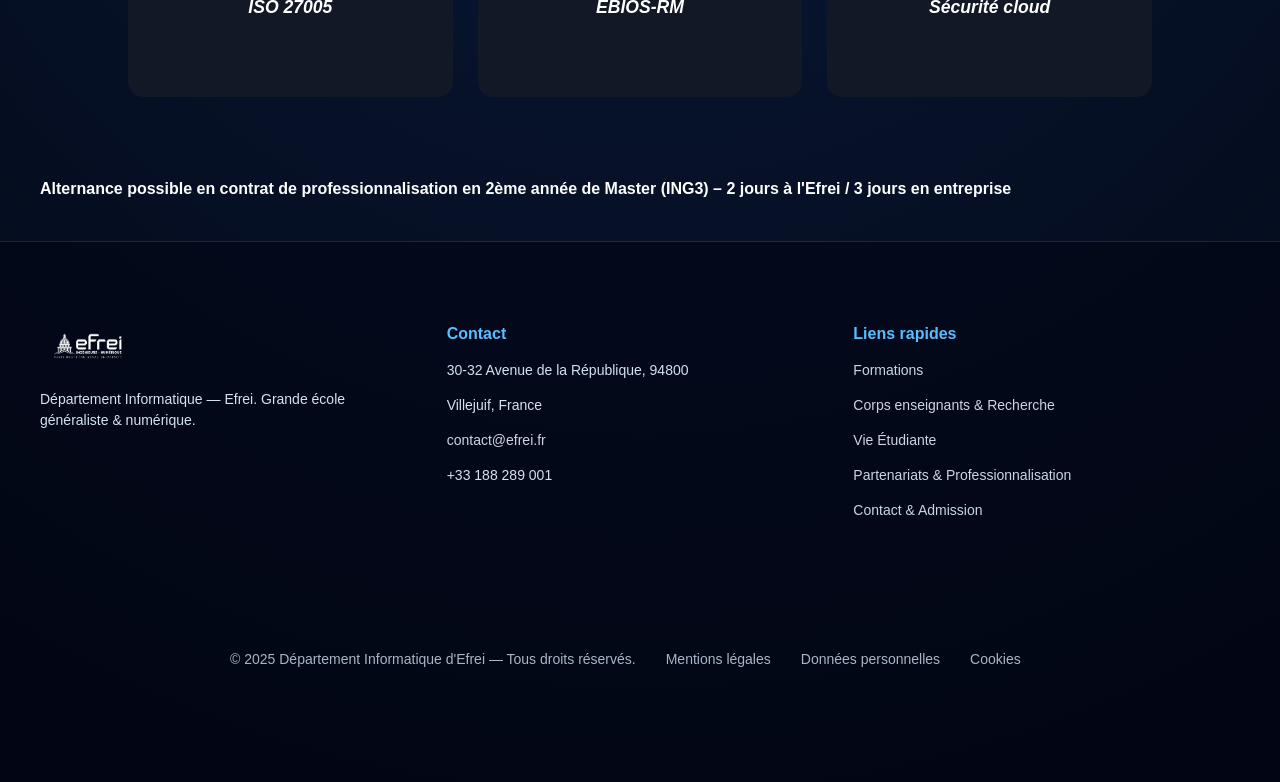
<file: html/majeure_cyber.html>
<!DOCTYPE html>
<html lang="fr">
<head>
    <meta charset="UTF-8">
    <title>EFREI - Filière Sécurité & réseaux</title>
    <link rel="stylesheet" href="../css/header.css">
    <link href="../css/majeure_cyber.css" rel="stylesheet">
    <link rel="stylesheet" href="../css/footer.css">
    <link href="https://fonts.googleapis.com/css2?family=Montserrat:ital,wght@0,100..900;1,100..900&display=swap" rel="stylesheet">
</head>
<body>
    <header>
    <div class="logo-container">
      <a href="index.html" aria-label="Accueil">
        <img src="../img/Logo-Generique-1-251113123328.png" alt="Logo Efrei">
      </a>
    </div>
    <nav>
      <a href="formations.html">Formations</a>
      <a href="corps_enseignants.html">Corps Enseignant & Recherche</a>
      <a href="vie-etudiante.html">Vie étudiante</a>
      <a href="Partenaire.html">Partenariats & Professionnalisation</a>
      <a href="contact.html">Contact & Admissions</a>
      <a href="a_propos.html">À propos</a>
    </nav>
  </header>
    <main class="main">
        <section class="introduction">
            <div class="intro-grid">
                <div class="intro-titre">
                    <h1>Filière Sécurité & réseaux : se spécialiser en cybersécurité</h1>
                </div>
                <div class="intro-img-top">
                    <img src="../img/cybersécurité.jpg" alt="Serveurs data" class="rounded-img">
                </div>
                <div class="intro-img-bottom">
                    <img src="../img/cybersécurité2.jpg" alt="Étudiants en atelier" class="rounded-img">
                </div>
                <div class="intro-text">
                    <p>La filière Sécurité & Réseaux forme des ingénieurs capables de concevoir, administrer et sécuriser les infrastructures numériques qui soutiennent l'économie et la société. Elle propose trois majeures de spécialisation : Cybersécurité, SI & Gouvernance, Cybersécurité infrastructures & logiciels, et Cybersécurité & Cloud. Une formation d'excellence pour répondre aux défis croissants de la cybersécurité et des systèmes connectés.</p>
                </div>
            </div>
        </section>

        
        <div class="explciation">
            <p><strong>La majeure Cybersécurité, SI & Gouvernance</strong> forme des ingénieurs capables de maîtriser à la fois les dimensions techniques, fonctionnelles et réglementaires de la cybersécurité. Nos étudiants y développent une expertise dans la gestion des risques, la protection des systèmes d'information et la mise en place de politiques de gouvernance adaptées.</p>
        </div>

        <section class="explication-section">
            <h3>Un petit aperçu des cours suivis</h3>
            <div class="explication-grid">
                <div class="explication-card">Architecture sécurisées</div>
                <div class="explication-card">Classification des données</div>
                <div class="explication-card">Gestion des identités - IAM</div>
                <div class="explication-card">ISO 27005</div>
                <div class="explication-card">EBIOS-RM</div>
                <div class="explication-card">Sécurité cloud</div>
            </div>
        </section>

        <div class="alternance">
            <p><strong>Alternance possible en contrat de professionnalisation en 2ème année de Master (ING3) – 2 jours à l'Efrei / 3 jours en entreprise</strong></p>
        </div>
    </main>
    <!-- FOOTER -->
  <footer class="site-footer">
    <div class="footer-inner">
      <div class="col">
        <img src="../img/Logo-Generique-1-251113123328.png" alt="Logo Efrei" style="height:48px;filter:brightness(0) invert(1);">
        <p style="margin-top:12px;max-width:320px;">Département Informatique — Efrei. Grande école généraliste & numérique.</p>
      </div>
      <div class="col">
        <h4>Contact</h4>
        <p>30-32 Avenue de la République, 94800 </p>
        <p>Villejuif, France</p>
        <p><a href="mailto:contact@efrei.fr">contact@efrei.fr</a></p>
        
        <p>+33 188 289 001</p>
      </div>
      <div class="col">
        <h4>Liens rapides</h4>
        <p><a href="formations.html">Formations</a></p>
        <p><a href="corps_enseignants.html">Corps enseignants & Recherche</a></p>
        <p><a href="vie-etudiante.html">Vie Étudiante</a></p>
        <p><a href="vie-etudiante.html#partnerships">Partenariats & Professionnalisation</a></p>
        <p><a href="vie-etudiante.html#partnerships">Contact & Admission</a></p>
      </div>
    </div>
    
    <div class="footer-bottom">
      
      <p>&copy; 2025 Département Informatique d'Efrei — Tous droits réservés.</p>
      
      <a href="https://www.efrei.fr/mentions-legales/" target="_blank" rel="noopener noreferrer">Mentions légales</a>
      <a href="https://www.efrei.fr/donnees-personnelles/" target="_blank" rel="noopener noreferrer">Données personnelles</a>
      <a href="https://www.efrei.fr/cookies/" target="_blank" rel="noopener noreferrer">Cookies</a>

      <!-- Liens vers les réseaux sociaux -->
      <ul class="social-links">
        <li>
          <a href="https://www.instagram.com/efrei_paris/" target="_blank" rel="noopener noreferrer">
          <i class="fab fa-instagram"></i>
          </a>
        </li>
        <li><a href="https://www.linkedin.com/school/efrei/" target="_blank" rel="noopener noreferrer">
          <i class="fab fa-linkedin"></i></a></li>

        <li><a href="https://www.facebook.com/efrei.paris" target="_blank" rel="noopener noreferrer">
          <i class="fab fa-facebook"></i>
          </a>
        </li>
      </ul>
    </div>
  </footer>
</body>
</html>
</file>
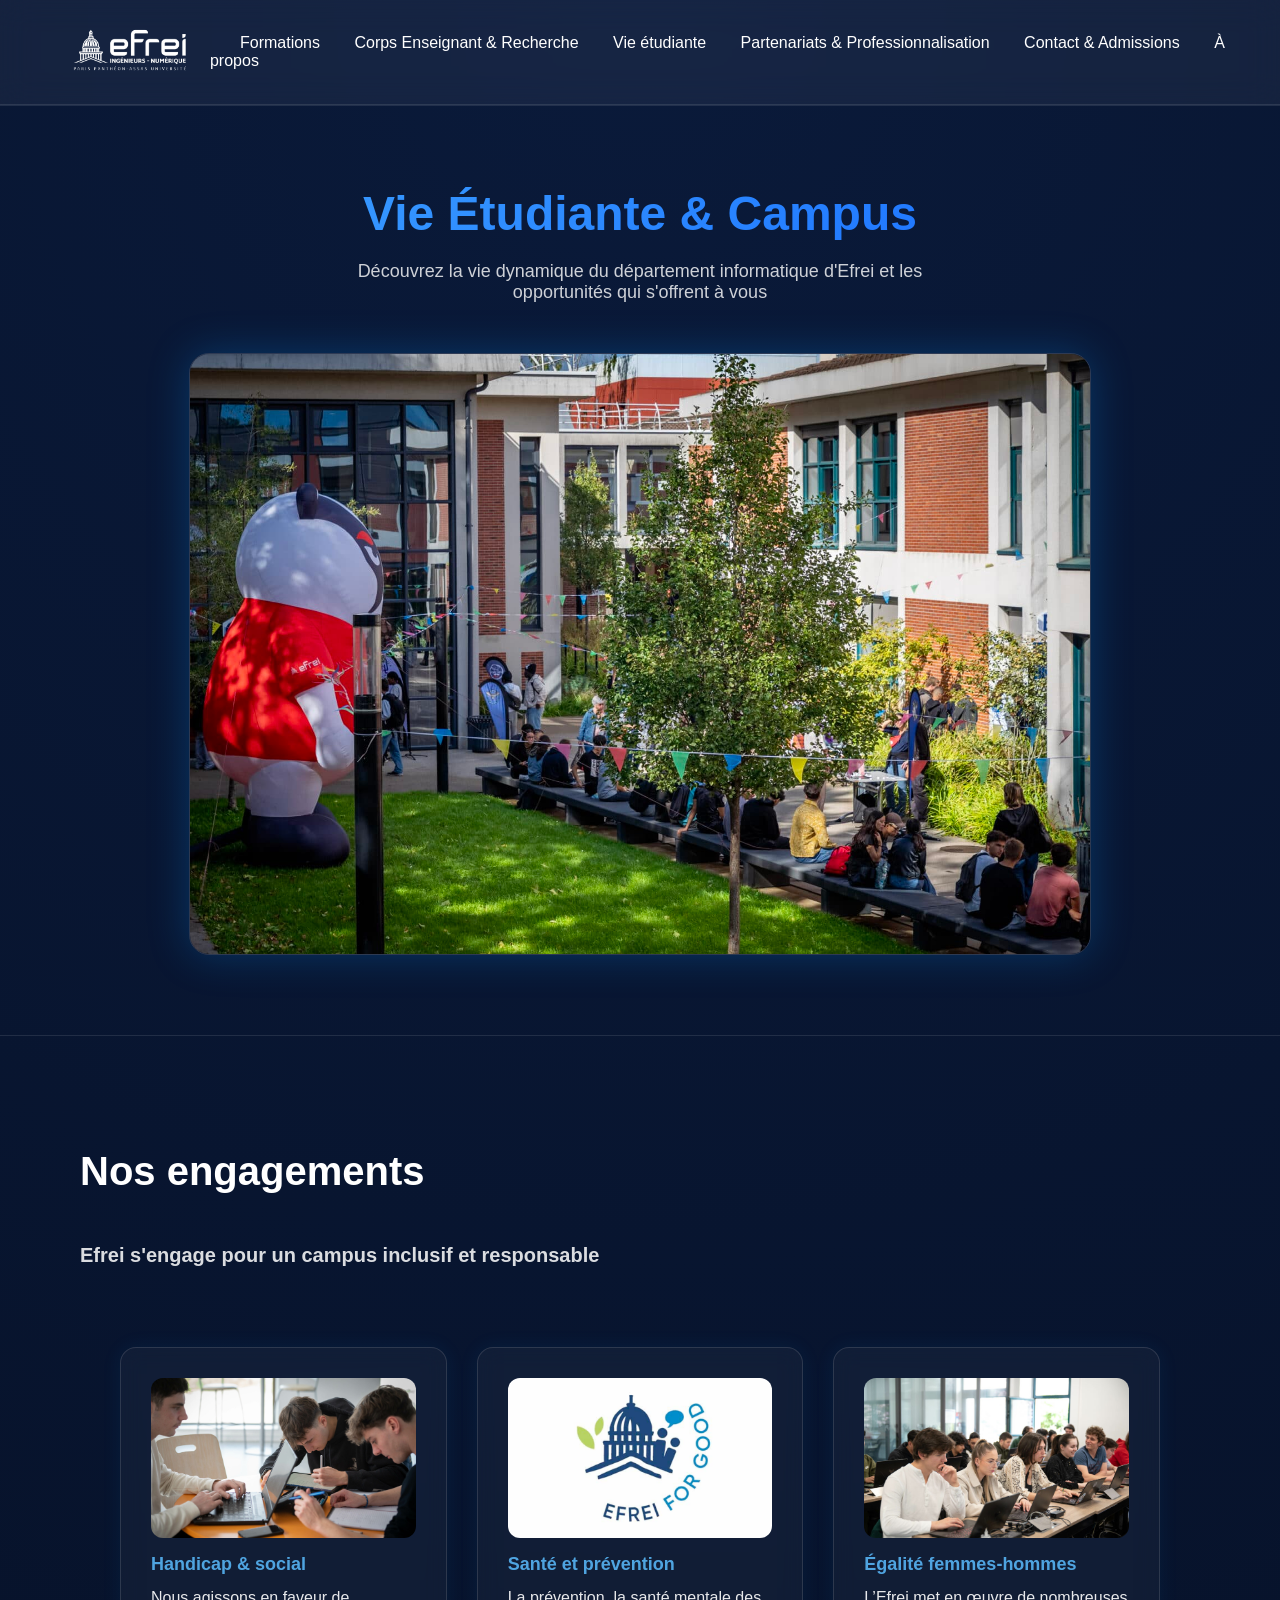
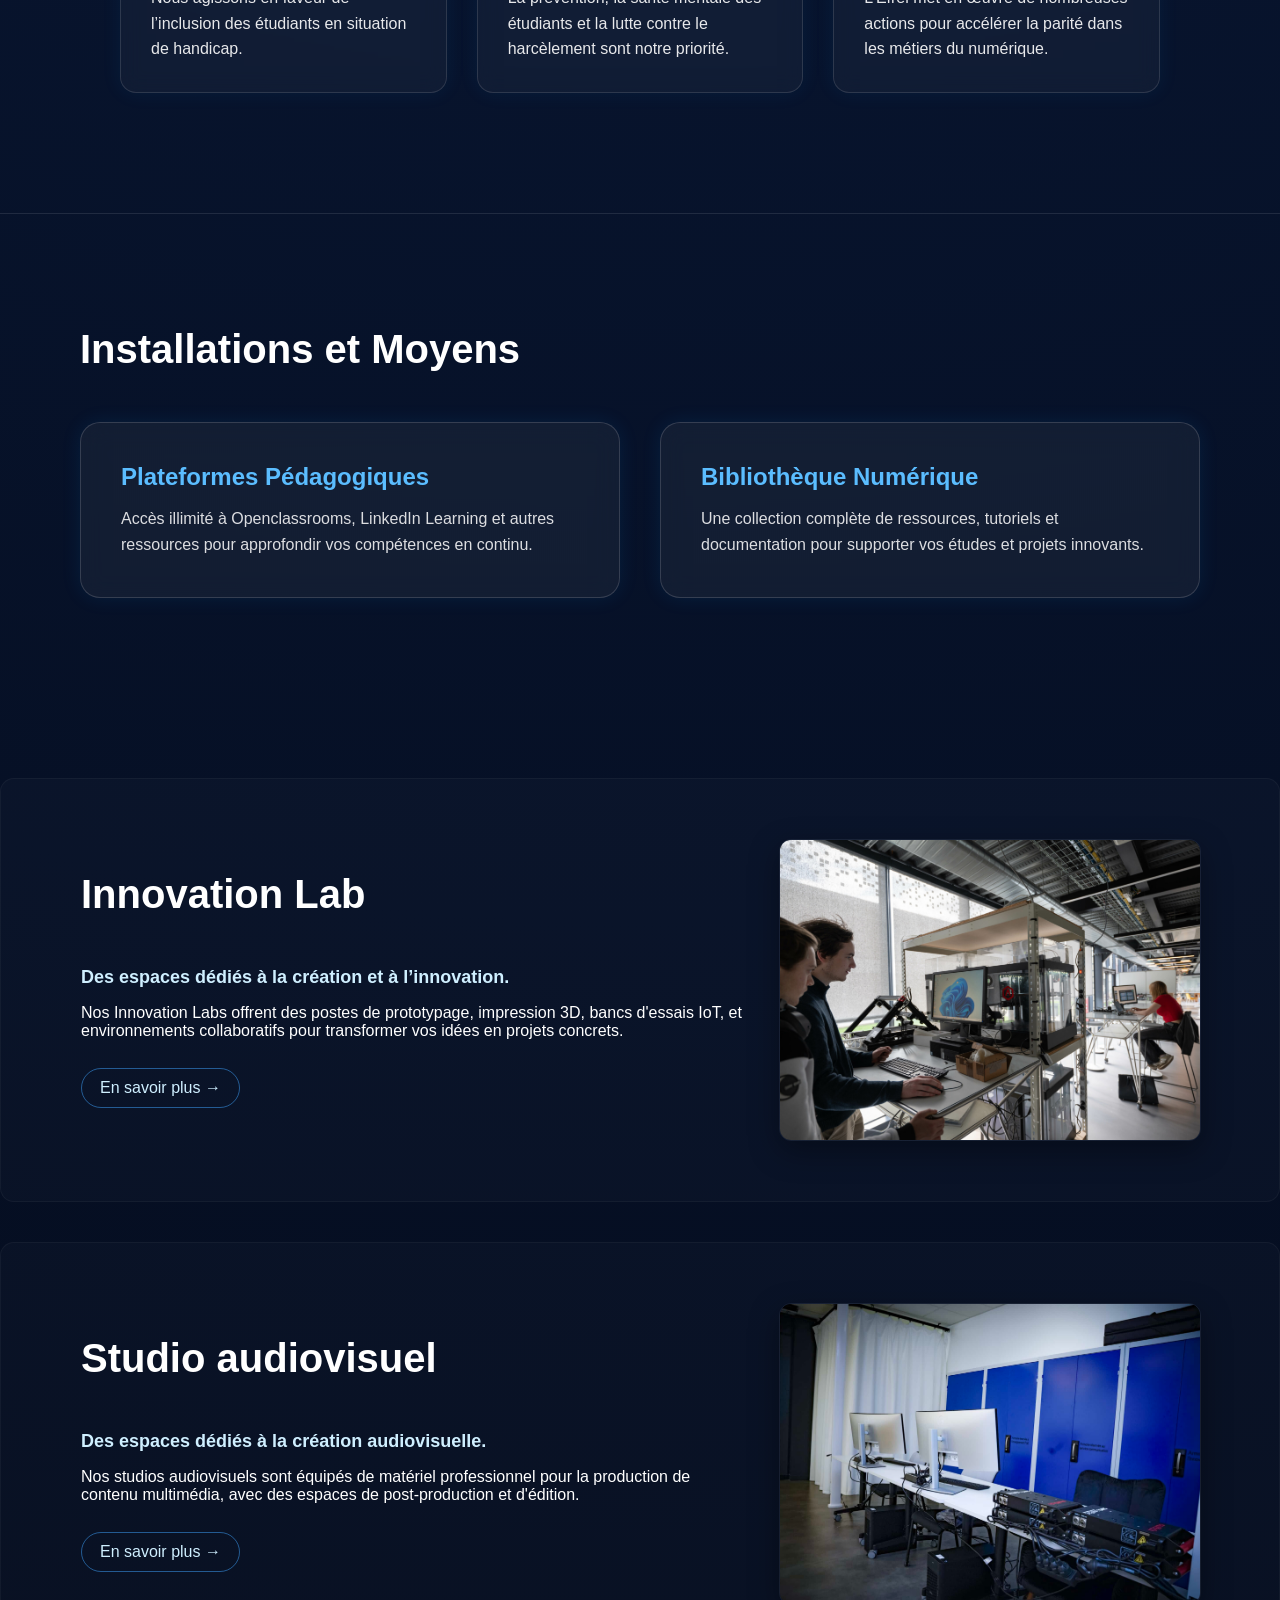
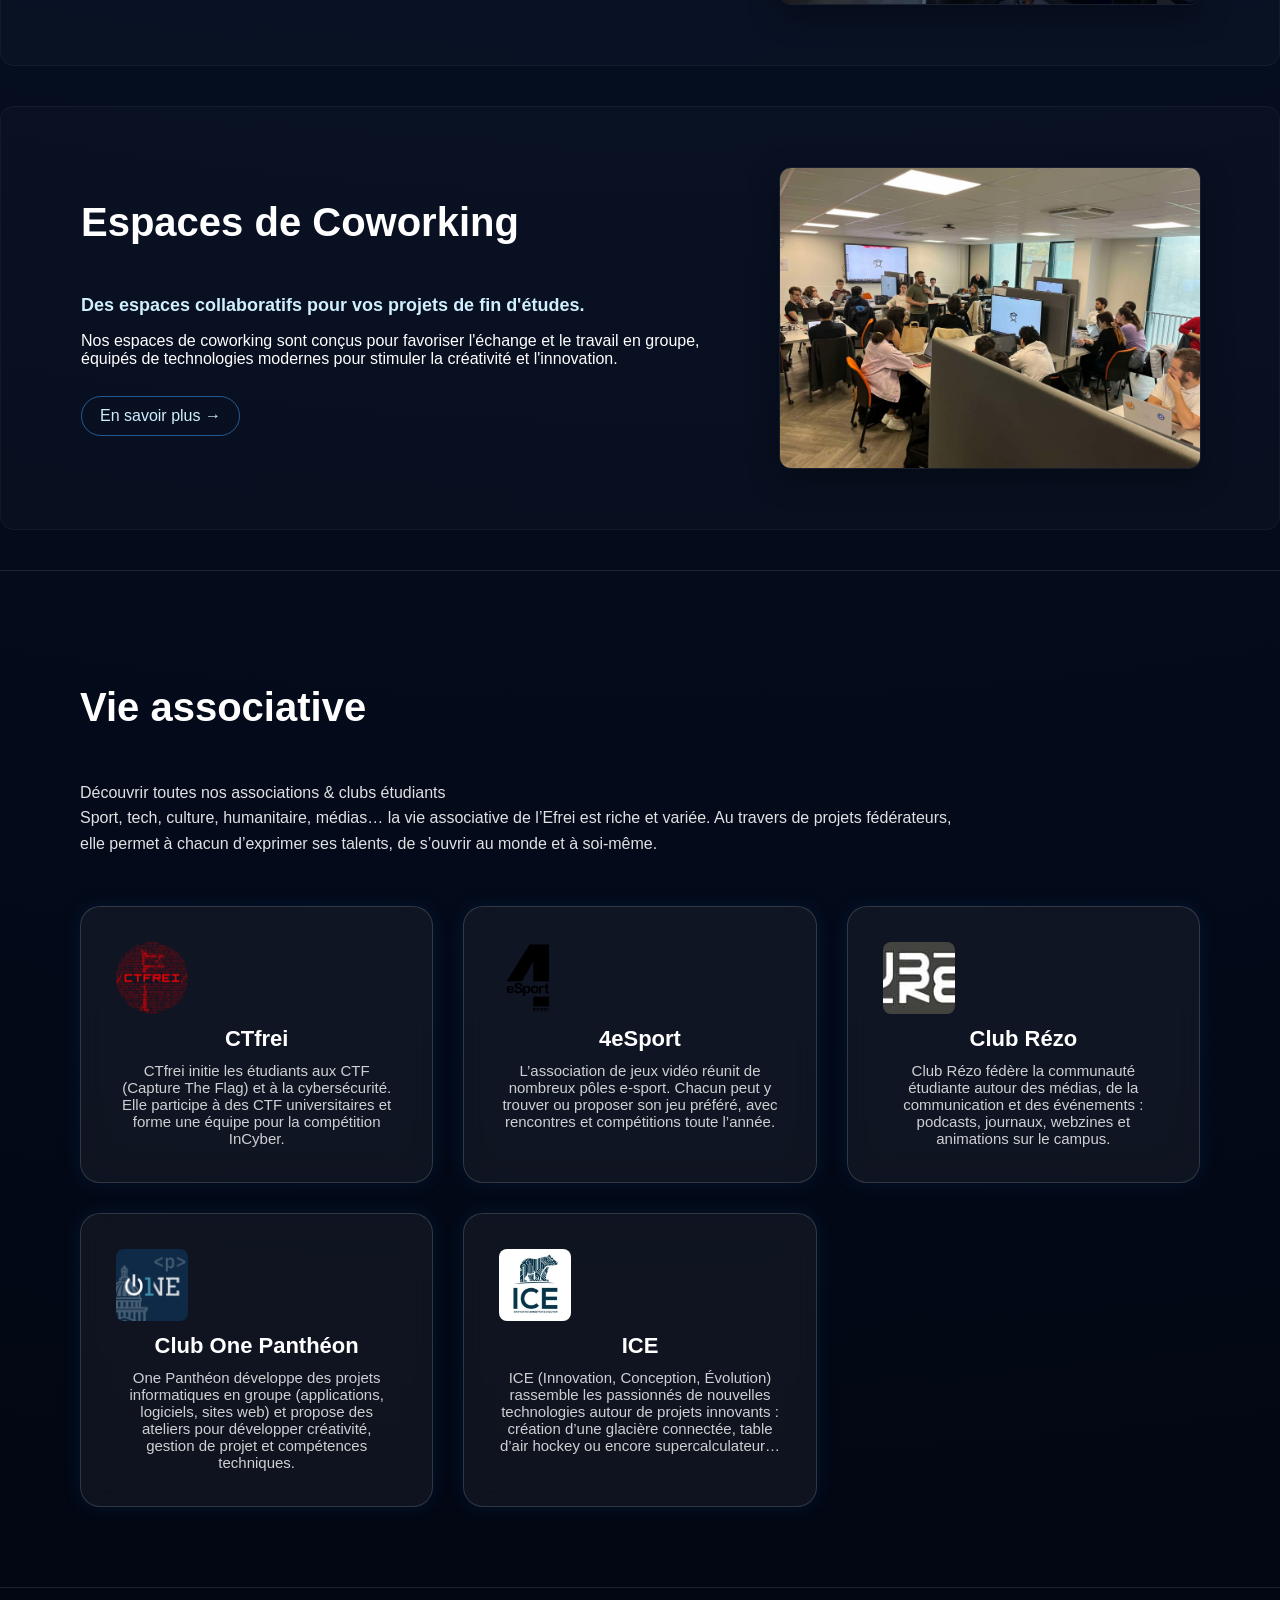
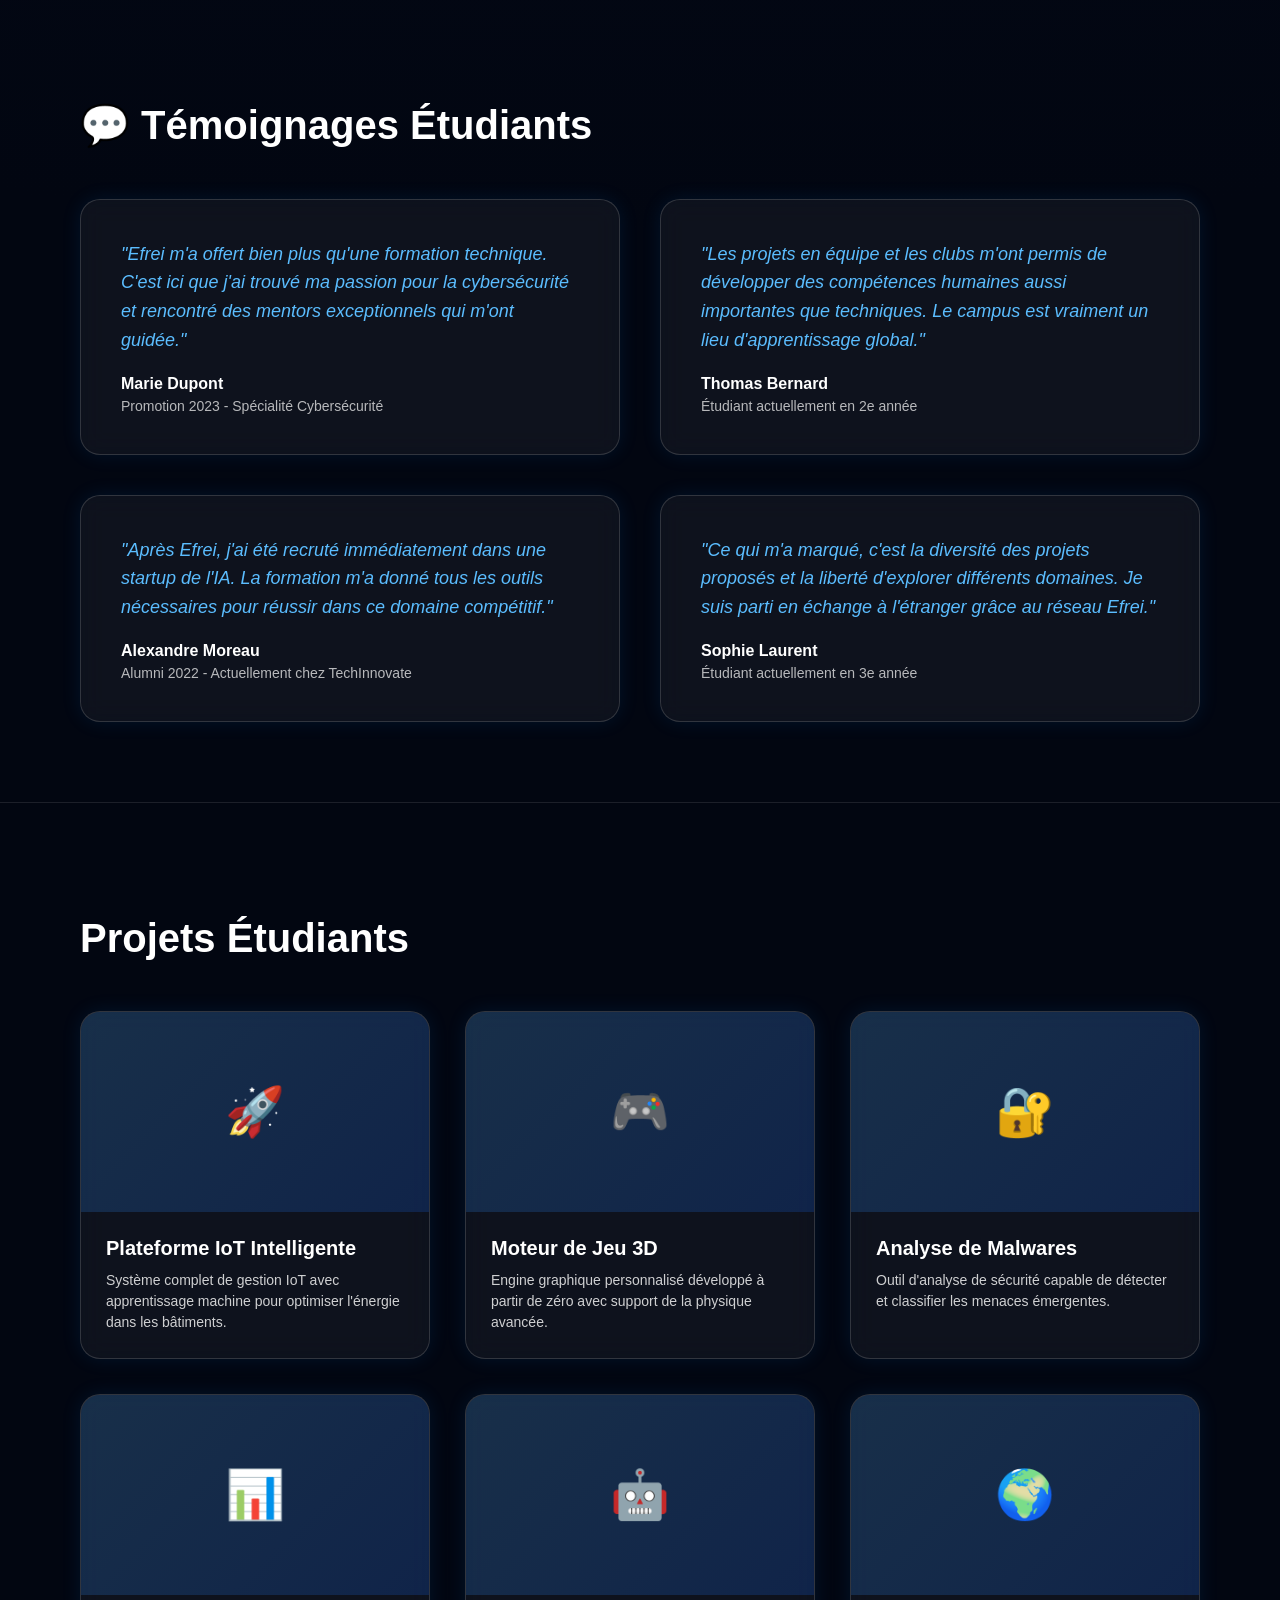
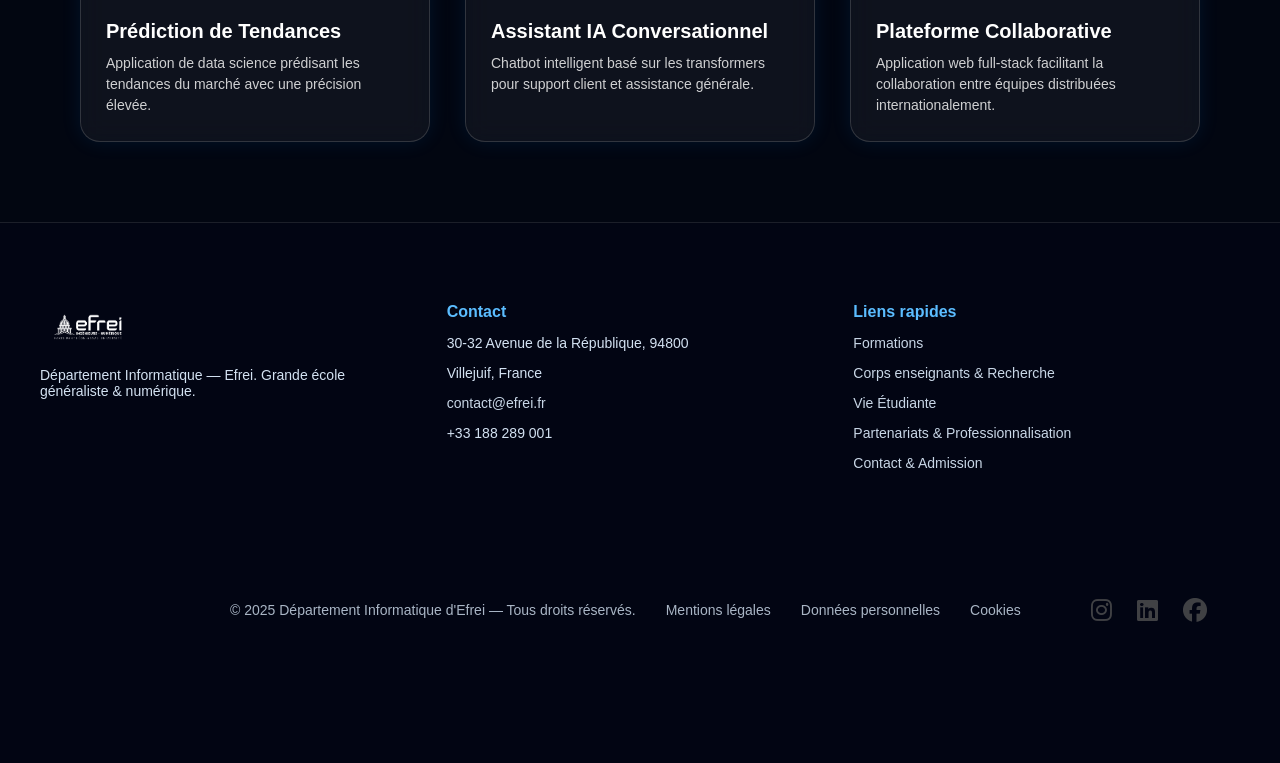
<file: html/vie-etudiante.html>
<!DOCTYPE html>
<html lang="fr">
<head>
  <meta charset="UTF-8">
  <meta name="viewport" content="width=device-width, initial-scale=1.0">
  <title>Vie Étudiante & Campus – Efrei</title>
  <link rel="stylesheet" href="../css/style.css">
  <link rel="stylesheet" href="../css/header.css">
  <link rel="stylesheet" href="https://cdnjs.cloudflare.com/ajax/libs/font-awesome/6.5.1/css/all.min.css">
  <script src="../js/script.js" defer></script>
</head>

<body>
  <header>
    <div class="logo-container">
      <a href="index.html" aria-label="Accueil">
        <img src="../img/Logo-Generique-1-251113123328.png" alt="Logo Efrei">
      </a>
    </div>
    <nav>
      <a href="formations.html">Formations</a>
      <a href="corps_enseignants.html">Corps Enseignant & Recherche</a>
      <a href="vie-etudiante.html">Vie étudiante</a>
      <a href="Partenaire.html">Partenariats & Professionnalisation</a>
      <a href="contact.html">Contact & Admissions</a>
      <a href="a_propos.html">À propos</a>
    </nav>
  </header>

  <section class="page-hero">
    <h1>Vie Étudiante & Campus</h1>
    <p>Découvrez la vie dynamique du département informatique d'Efrei et les opportunités qui s'offrent à vous</p>
    <div class="campus-image">
      <img src="../img/vie_etudiante/vie_étudiante.jpg" alt="Campus d'Efrei Villejuif">
    </div>
  </section>

  <!-- NOS ENGAGEMENTS -->
  <section class="engagements-section">
    <h2>Nos engagements</h2>
    <h3>Efrei s'engage pour un campus inclusif et responsable</h3>
    <div class="engagements">
      <div class="engagement-card">
        <img class="icon" src="../img/handicap.jpg" alt="Inclusion handicap">
        <h3>Handicap & social</h3>
        <p>Nous agissons en faveur de l’inclusion des étudiants en situation de handicap.</p>
      </div>
      <div class="engagement-card">
        <img class="icon" src="../img/vie_etudiante/logo-EfreiForGood.jpg" alt="Santé et prévention">
        <h3>Santé et prévention</h3>
        <p>La prévention, la santé mentale des étudiants et la lutte contre le harcèlement sont notre priorité.</p>
      </div>
      <div class="engagement-card">
        <img class="icon" src="../img/egalite-homme-femme.jpg" alt="Égalité femmes-hommes">
        <h3>Égalité femmes-hommes</h3>
        <p>L’Efrei met en œuvre de nombreuses actions pour accélérer la parité dans les métiers du numérique.</p>
      </div>
    </div>
  </section>

  <!-- INSTALLATIONS ET MOYENS -->
  <section class="installations-section">
    <h2>Installations et Moyens</h2>
    <div class="installations">
      <div class="installation-card">
        <h3>Plateformes Pédagogiques</h3>
        <p>Accès illimité à Openclassrooms, LinkedIn Learning et autres ressources pour approfondir vos compétences en continu.</p>
      </div>
      <div class="installation-card">
        <h3>Bibliothèque Numérique</h3>
        <p>Une collection complète de ressources, tutoriels et documentation pour supporter vos études et projets innovants.</p>
      </div>
    </div>
  </section>

  <!-- Innovation Lab -->
  <section class="innovation-audiovisuel-coworking">
    <div class="innovation-inner">
      <div class="innovation-text">
        <h2>Innovation Lab</h2>
        <p class="lead">Des espaces dédiés à la création et à l’innovation.</p>
        <p>Nos Innovation Labs offrent des postes de prototypage, impression 3D, bancs d'essais IoT, et environnements collaboratifs pour transformer vos idées en projets concrets.</p>
        <a class="btn-outline" href="#">En savoir plus →</a>
      </div>

      <div class="innovation-media" aria-hidden="true">
        <img src="../img/vie_etudiante/innovation_lab.jpg" alt="Innovation Lab — espace de création">
      </div>
    </div>
  </section>


  <section class="innovation-audiovisuel-coworking">
    <div class="innovation-inner">
      <div class="innovation-text">
        <h2>Studio audiovisuel</h2>
        <p class="lead">Des espaces dédiés à la création audiovisuelle.</p>
        <p>Nos studios audiovisuels sont équipés de matériel professionnel pour la production de contenu multimédia, avec des espaces de post-production et d'édition.</p>
        <a class="btn-outline" href="#">En savoir plus →</a>
      </div>

      <div class="innovation-media" aria-hidden="true">
        <img src="../img/vie_etudiante/studioaudiovisuel_materiel.jpg" alt="studio audiovisuel">
      </div>
    </div>
  </section>

  <!-- Espace de corworking-->
  <section class="innovation-audiovisuel-coworking">
    <div class="innovation-inner">
      <div class="innovation-text">
        <h2>Espaces de Coworking</h2>
        <p class="lead">Des espaces collaboratifs pour vos projets de fin d'études.</p>
        <p>Nos espaces de coworking sont conçus pour favoriser l'échange et le travail en groupe, équipés de technologies modernes pour stimuler la créativité et l'innovation.</p>
        <a class="btn-outline" href="#">En savoir plus →</a>
      </div>

      <div class="innovation-media" aria-hidden="true">
        <img src="../img/vie_etudiante/espace-coworking.jpg" alt="espace-coworking">
      </div>
    </div>
  </section>
  

  <!-- CLUBS ET ASSOCIATIONS -->
  <section class="clubs-section">
    
    <h2>Vie associative</h2>
    <p class="section-desc">Découvrir toutes nos associations & clubs étudiants
    <br>Sport, tech, culture, humanitaire, médias… la vie associative de l’Efrei est riche et variée. Au travers de projets fédérateurs, elle permet à chacun d’exprimer ses talents, de s’ouvrir au monde et à soi‑même.</p>
    
    <div class="clubs-grid">  
      <div class="club-card">
        <img class="icon" src="../img/vie_etudiante/assos/CTfrei-150x150.png" alt="Logo CTfrei">
        <h3>CTfrei</h3>
        <p>CTfrei initie les étudiants aux CTF (Capture The Flag) et à la cybersécurité. Elle participe à des CTF universitaires et forme une équipe pour la compétition InCyber.</p>
      </div>

      <div class="club-card">
        <img class="icon" src="../img/vie_etudiante/assos/4eSport.png" alt="4eSport">
        <h3>4eSport</h3>
        <p>L’association de jeux vidéo réunit de nombreux pôles e-sport. Chacun peut y trouver ou proposer son jeu préféré, avec rencontres et compétitions toute l’année.</p>
      </div>

      <div class="club-card">
          <img class="icon" src="../img/vie_etudiante/assos/Club-Rezo-300x79.jpg" alt="Club Rézo">
          <h3>Club Rézo</h3>
          <p>Club Rézo fédère la communauté étudiante autour des médias, de la communication et des événements : podcasts, journaux, webzines et animations sur le campus.</p>
      </div>

      <div class="club-card">
        <img class="icon" src="../img/vie_etudiante/assos/One-Pantheon.png" alt="Club One Panthéon">
        <h3>Club One Panthéon</h3>
        <p>One Panthéon développe des projets informatiques en groupe (applications, logiciels, sites web) et propose des ateliers pour développer créativité, gestion de projet et compétences techniques.</p>
      </div>

      <div class="club-card">
        <img class="icon" src="../img/vie_etudiante/assos/Ice.jpg" alt="Club One Panthéon">
        <h3>ICE</h3>
        <p>ICE (Innovation, Conception, Évolution) rassemble les passionnés de nouvelles technologies autour de projets innovants : création d’une glacière connectée, table d’air hockey ou encore supercalculateur…</p>
      </div>
    </div>
  </section>

  

  
  <!-- TÉMOIGNAGES -->
  <section class="testimonials-section">
    <h2>💬 Témoignages Étudiants</h2>
    <div class="testimonials">
      <div class="testimonial-card">
        <div class="quote">"Efrei m'a offert bien plus qu'une formation technique. C'est ici que j'ai trouvé ma passion pour la cybersécurité et rencontré des mentors exceptionnels qui m'ont guidée."</div>
        <div class="author">Marie Dupont</div>
        <div class="role">Promotion 2023 - Spécialité Cybersécurité</div>
      </div>
      <div class="testimonial-card">
        <div class="quote">"Les projets en équipe et les clubs m'ont permis de développer des compétences humaines aussi importantes que techniques. Le campus est vraiment un lieu d'apprentissage global."</div>
        <div class="author">Thomas Bernard</div>
        <div class="role">Étudiant actuellement en 2e année</div>
      </div>
      <div class="testimonial-card">
        <div class="quote">"Après Efrei, j'ai été recruté immédiatement dans une startup de l'IA. La formation m'a donné tous les outils nécessaires pour réussir dans ce domaine compétitif."</div>
        <div class="author">Alexandre Moreau</div>
        <div class="role">Alumni 2022 - Actuellement chez TechInnovate</div>
      </div>
      <div class="testimonial-card">
        <div class="quote">"Ce qui m'a marqué, c'est la diversité des projets proposés et la liberté d'explorer différents domaines. Je suis parti en échange à l'étranger grâce au réseau Efrei."</div>
        <div class="author">Sophie Laurent</div>
        <div class="role">Étudiant actuellement en 3e année</div>
      </div>
    </div>
  </section>

  <div class="section-separator" aria-hidden="true"></div>

  <!-- PROJETS ÉTUDIANTS -->
  <section class="projects-section">
    <h2>Projets Étudiants</h2>
    <div class="projects-grid">
      <div class="project-card">
        <div class="project-image">🚀</div>
        <div class="project-info">
          <h3>Plateforme IoT Intelligente</h3>
          <p>Système complet de gestion IoT avec apprentissage machine pour optimiser l'énergie dans les bâtiments.</p>
        </div>
      </div>
      <div class="project-card">
        <div class="project-image">🎮</div>
        <div class="project-info">
          <h3>Moteur de Jeu 3D</h3>
          <p>Engine graphique personnalisé développé à partir de zéro avec support de la physique avancée.</p>
        </div>
      </div>
      <div class="project-card">
        <div class="project-image">🔐</div>
        <div class="project-info">
          <h3>Analyse de Malwares</h3>
          <p>Outil d'analyse de sécurité capable de détecter et classifier les menaces émergentes.</p>
        </div>
      </div>
      <div class="project-card">
        <div class="project-image">📊</div>
        <div class="project-info">
          <h3>Prédiction de Tendances</h3>
          <p>Application de data science prédisant les tendances du marché avec une précision élevée.</p>
        </div>
      </div>
      <div class="project-card">
        <div class="project-image">🤖</div>
        <div class="project-info">
          <h3>Assistant IA Conversationnel</h3>
          <p>Chatbot intelligent basé sur les transformers pour support client et assistance générale.</p>
        </div>
      </div>
      <div class="project-card">
        <div class="project-image">🌍</div>
        <div class="project-info">
          <h3>Plateforme Collaborative</h3>
          <p>Application web full-stack facilitant la collaboration entre équipes distribuées internationalement.</p>
        </div>
      </div>
    </div>
  </section>

  <!-- FOOTER -->
  <footer class="site-footer">
    <div class="footer-inner">
      <div class="col">
        <img src="../img/Logo-Generique-1-251113123328.png" alt="Logo Efrei" style="height:48px;filter:brightness(0) invert(1);">
        <p style="margin-top:12px;max-width:320px;">Département Informatique — Efrei. Grande école généraliste & numérique.</p>
      </div>
      <div class="col">
        <h4>Contact</h4>
        <p>30-32 Avenue de la République, 94800 </p>
        <p>Villejuif, France</p>
        <p><a href="mailto:contact@efrei.fr">contact@efrei.fr</a></p>
        
        <p>+33 188 289 001</p>
      </div>
      <div class="col">
        <h4>Liens rapides</h4>
        <p><a href="formations.html">Formations</a></p>
        <p><a href="corps_enseignants.html">Corps enseignants & Recherche</a></p>
        <p><a href="vie-etudiante.html">Vie Étudiante</a></p>
        <p><a href="Partenaire.html">Partenariats & Professionnalisation</a></p>
        <p><a href="contact.html">Contact & Admission</a></p>
      </div>
    </div>
    
    <div class="footer-bottom">
      
      <p>&copy; 2025 Département Informatique d'Efrei — Tous droits réservés.</p>
      
      <a href="https://www.efrei.fr/mentions-legales/" target="_blank" rel="noopener noreferrer">Mentions légales</a>
      <a href="https://www.efrei.fr/donnees-personnelles/" target="_blank" rel="noopener noreferrer">Données personnelles</a>
      <a href="https://www.efrei.fr/cookies/" target="_blank" rel="noopener noreferrer">Cookies</a>

      <!-- Liens vers les réseaux sociaux -->
      <ul class="social-links">
        <li>
          <a href="https://www.instagram.com/efrei_paris/" target="_blank" rel="noopener noreferrer">
          <i class="fab fa-instagram"></i>
          </a>
        </li>

        <li><a href="https://www.linkedin.com/school/efrei/" target="_blank" rel="noopener noreferrer">
          <i class="fab fa-linkedin"></i></a></li>

        <li><a href="https://www.facebook.com/efrei.paris" target="_blank" rel="noopener noreferrer">
          <i class="fab fa-facebook"></i>
          </a>
        </li>
      </ul>
    </div>
  </footer>
</body>
</html>
</file>
<file: css/style.css>
body {
    margin: 0;
    font-family: 'Segoe UI', sans-serif;
    background: radial-gradient(circle, #0A1A3A, #020611);
    color: white;
    overflow-x: hidden;
}


/******************************************************** HERO ********************************************************/
.hero {
    display: flex;
    justify-content: space-between;
    align-items: center;
    padding: 120px 80px;
}

.hero-text {
    max-width: 45%;
}

.hero-text h2 {
    font-size: 68px;
    line-height: 1.2;
    font-weight: 700;
}

.hero-text p {
    margin-top: 20px;
    font-size: 18px;
    opacity: 0.8;
}

.cta {
    margin-top: 40px;
    display: flex;
    gap: 20px;
}

.cta button {
    padding: 15px 30px;
    border-radius: 50px;
    cursor: pointer;
    font-size: 16px;
    border: none;
    transition: 0.3s;
    font-weight: 600;
}

.cta .primary {
    background: linear-gradient(135deg, #3fa4ff, #176bff);
    color: white;
    box-shadow: 0 0 20px rgba(50, 150, 255, 0.5);
}

.cta .primary:hover {
    transform: scale(1.05);
}

/**************************************** Carousel ************************************************/

.hero-img {
  width: 100%;
  height: 400px;
  background: rgba(255, 255, 255, 0.08);
  border-radius: 25px;
  backdrop-filter: blur(20px);
  border: 1px solid rgba(255, 255, 255, 0.2);
  box-shadow: 0 0 40px rgba(0, 150, 255, 0.25);
  background-size: cover;
  background-position: center;
  background-repeat: no-repeat;
  overflow: hidden;
}


.hero-img img {
  width: 100%;
  height: 100%;
  object-fit: cover;
  display: block;
  border-radius: 25px;
}

.hero-img-carousel {
  position: relative;
  width: 100%;
  height: 100%;
  overflow: hidden;
}

.hero-slide {
  position: absolute;
  top: 0;
  left: 0;
  width: 100%;
  height: 100%;
  display: none;
}

.hero-slide.active {
  display: block;
}

.hero-slide img {
  width: 100%;
  height: 100%;
  object-fit: cover;
  display: block;
}

@media (max-width: 900px) {
  .hero-img { height: 260px; }
  .hero-slide img { object-position: center 30%; }
}



/*************************************** À PROPOS ***************************************/
.about {
    margin-top: 120px;
    padding: 60px 80px;
    padding-bottom: 90px;
    background: rgba(255, 255, 255, 0.03);
    border-top: 1px solid rgba(255, 255, 255, 0.1);
    
}

.about h2 {
    font-size: 40px;
    margin-bottom: 30px;
    font-weight: 700;
}

.about p {
    font-size: 18px;
    line-height: 1.8;
    opacity: 0.9;
    max-width: 900px;
    color: #e0e0e0;
}

/*************************************************** Vidéo À propos **************************************************/


.video-fallback {
  margin-top: 80px;
  text-align: center;
  color: #dfefff;
}
.fallback-poster {
  display: inline-block;
  position: relative;
  border-radius: 10px;
  overflow: hidden;
  text-decoration: none;
}
.fallback-poster img {
  display: block;
  width: 500px;
  height: 300px;
  object-fit: cover;
  filter: brightness(0.6);
}
.fallback-play {
  position: absolute;
  inset: 0;
  display: flex;
  align-items: center;
  justify-content: center;
  color: white;
  font-weight: 700;
  font-size: 18px;
  pointer-events: none;
}
.video-fallback p { margin: 8px 0 0 0; font-size: 14px; opacity: 0.9; }

@media (max-width: 700px) {
  .about { padding: 40px 20px; }
  .about-media { padding-top: 56.25%; }
}




/******************************************************* ACTUALITÉS ******************************************************/
.news {
    margin-bottom: 120px;
    padding: 0 80px;
  
}

.news h2 {
    font-size: 40px;
    margin-bottom: 40px;
}

.news-grid {
    display: grid;
    grid-template-columns: repeat(2, 1fr);
    gap: 30px;
}

.news-card {
    background: rgba(255, 255, 255, 0.05);
    padding: 30px;
    border-radius: 20px;
    border: 1px solid rgba(255, 255, 255, 0.15);
    backdrop-filter: blur(12px);
    transition: 0.3s;
    box-shadow: 0 0 20px rgba(0, 150, 255, 0.1);
}

.news-card:hover {
    transform: translateY(-8px);
    box-shadow: 0 0 30px rgba(0, 150, 255, 0.25);
}

.news-card .date {
    color: #5bbdff;
    font-weight: 600;
    font-size: 14px;
    margin-bottom: 10px;
}

.news-card h3 {
    font-size: 22px;
    margin: 0 0 10px 0;
}

.news-card p {
    opacity: 0.8;
    margin: 0 0 15px 0;
    line-height: 1.5;
}

.news-card a {
    color: #5bbdff;
    text-decoration: none;
    font-weight: 600;
    transition: 0.3s;
}

.news-card a:hover {
    color: #3fa4ff;
}



/************************************************ Efrei en chiffres ***************************************************/
.stats {
  margin-top: 80px;
  text-align: center;
  background: rgba(255, 255, 255, 0.03);
  padding: 60px 70px;
  padding-bottom: 120px;
}


.stats-grid {
  display: grid;
  grid-template-columns: repeat(auto-fit, minmax(160px, 1fr));
  gap: 20px;
  max-width: 1100px;
  margin: 30px auto 0 auto;
}

.stat-card {
  padding: 18px 20px;
  background: rgba(255, 255, 255, 0.04);
  border-radius: 14px;
  border: 1px solid rgba(255, 255, 255, 0.08);
  backdrop-filter: blur(10px);
  box-shadow: 0 6px 18px rgba(0, 0, 0, 0.25);
  display: flex;
  flex-direction: column;
  align-items: center;
  justify-content: center;
  min-height: 100px;
}

.stat-value {
  font-size: 28px;
  font-weight: 800;
  color: #ffffff;
  margin-bottom: 6px;
}

.stat-desc {
  font-size: 14px;
  color: rgba(224,224,224,0.9);
}

@media (min-width: 900px) {
  .stat-value { font-size: 32px; }
  .stat-desc { font-size: 15px; }
}



/**************************************************** Trouver formation************************************************/
.find-formation {
  margin: 40px auto;
  max-width: 1200px;
  border-radius: 14px;
  padding: 200px;
  overflow: hidden;
  position: relative;
  color: white;
}
.find-formation::before {
  content: '';
  position: absolute;
  inset: 0;
  background-image: linear-gradient(rgba(2,6,23,0.55), rgba(2,6,23,0.35)), url('../img/accueil/trouve_formations.jpg');
  background-size: cover;
  background-position: center;
  filter: brightness(0.7) saturate(0.9);
  z-index: 0;
}
.find-inner {
  position: relative;
  z-index: 2;
  padding: 48px 40px;
  display: flex;
  align-items: center;
  justify-content: flex-start;
}
.find-content h2 { 
    margin: 0 0 8px 0; 
    font-size: 28px; }

.find-content .primary {
  background: linear-gradient(135deg, #3fa4ff, #176bff);
  color: white;
  box-shadow: 0 0 20px rgba(50, 150, 255, 0.5);
  margin-top: 18px;
  padding: 15px 40px;
  border-radius: 50px;
  border: none;
  font-size: 16px;
  font-weight: 600;
  cursor: pointer;
  transition: 0.3s;
  display: inline-block;
}
.find-content .primary:hover {
  transform: scale(1.05);
}

.find-desc { 
    font-size: 20px; 
    margin-bottom: 12px; }


@media (max-width: 900px) {
  .find-inner { flex-direction: column; padding: 28px 20px; text-align: center; }
  .find-content h2 { font-size: 22px; }
}


/************************************************* Contacter NOUS ******************************************************/
.contact {
    
    padding: 60px 120px;
    text-align: left;
    background: rgba(255, 255, 255, 0.03);
    border-top: 1px solid rgba(255, 255, 255, 0.1);
    
}

.contact button {
    margin-top: 30px;
    padding: 15px 40px;
    border-radius: 50px;
    background: linear-gradient(135deg, #3fa4ff, #176bff);
    color: white;
    border: none;
    font-size: 16px;
    font-weight: 600;
    cursor: pointer;
    box-shadow: 0 0 20px rgba(50, 150, 255, 0.5);
    transition: 0.3s;
}

.contact button:hover {
    transform: scale(1.05);
}


.contact-inner {
  display: flex;
  align-items: center;
  gap: 28px;
  max-width: 1200px;
  margin: 20px auto 0 auto;
}



.btn-outline {
  display: inline-block;
  margin-top: 12px;
  padding: 10px 18px;
  border-radius: 40px;
  color: #cfefff;
  border: 1px solid rgba(63,164,255,0.5);
  text-decoration: none;
  transition: 0.2s;
}
.btn-outline:hover { transform: translateY(-3px); box-shadow: 0 6px 18px rgba(23,107,255,0.12); }

.innovation-media {
  flex: 0 0 420px;
}
.innovation-media img {
  width: 100%;
  height: 300px;
  object-fit: cover;
  border-radius: 12px;
  display: block;
  border: 1px solid rgba(255,255,255,0.06);
  box-shadow: 0 10px 30px rgba(0,0,0,0.35);
}

@media (max-width: 900px) {
  .innovation-lab-section { padding: 28px 20px; }
  .innovation-inner { flex-direction: column; }
  .innovation-media { width: 100%; flex-basis: auto; }
  .innovation-media img { height: 220px; }
}

.contact-text {
  flex: 1 1 60%;
}

.contact-image {
  flex: 0 0 360px;
  display: block;
}

.contact-image img {
  width: 140%;
  height: 290px;
  object-fit: cover;
  border-radius: 14px;
  display: block;
  border: 1px solid rgba(255,255,255,0.06);
}





/******************************************** Vie étudiante et campus page styles ****************************************/

    body {
      margin: 0;
      font-family: 'Segoe UI', sans-serif;
      background: radial-gradient(circle at top, #0a1a3a, #020611 70%);
      color: white;
      overflow-x: hidden;
    }

    header {
      display: flex;
      justify-content: space-between;
      align-items: center;
      padding: 10px 50px;
      background: rgba(255, 255, 255, 0.05);
      backdrop-filter: blur(15px);
      border-bottom: 1px solid rgba(255, 255, 255, 0.1);
    }

    .logo-container {
      display: flex;
      align-items: center;
      gap: 20px;
    }

    .logo-container img {
      height: 80px;
      width: auto;
      filter: brightness(0) invert(1);
    }
    .logo-container a {
      display: inline-block;
    }

    header h1 {
      font-size: 28px;
      font-weight: 600;
      letter-spacing: 1px;
      margin: 0;
      display: flex;
      flex-direction: column;
      gap: 5px;
    }

    header .subtitle {
      font-size: 12px;
      opacity: 0.7;
      font-weight: 400;
      letter-spacing: 0.5px;
    }

    nav a {
      color: white;
      margin-left: 30px;
      text-decoration: none;
      font-weight: 500;
      transition: 0.3s;
    }

    nav a:hover {
      color: #5bbdff;
    }

    /* PAGE TITLE */
    .page-hero {
      padding: 80px 80px;
      text-align: center;
    }

    .page-hero h1 {
      font-size: 48px;
      font-weight: 700;
      margin: 0 0 20px 0;
      background: linear-gradient(135deg, #3fa4ff, #176bff);
      -webkit-background-clip: text;
      -webkit-text-fill-color: transparent;
      background-clip: text;
    }

    .page-hero p {
      font-size: 18px;
      opacity: 0.8;
      max-width: 600px;
      margin: 0 auto;
    }

    .campus-image {
      margin-top: 50px;
      border-radius: 20px;
      overflow: hidden;
      box-shadow: 0 0 40px rgba(0, 150, 255, 0.25);
      border: 1px solid rgba(255, 255, 255, 0.15);
      max-width: 900px;
      margin-left: auto;
      margin-right: auto;
    }

    .campus-image img {
      width: 100%;
      height: auto;
      display: block;
    }

    /************************************************ NOS ENGAGEMENTS *************************************************/
    .engagements {
      display: grid;
      grid-template-columns: repeat(3, 1fr);
      gap: 30px;
      max-width: 1100px;
      margin: 40px auto 0;
      padding: 40px;
    }

    .engagements-section h3 {
      font-size: 20px;
      opacity: 0.85;
      margin-top: 10px;
    }
    .engagement-card {
      background: rgba(255, 255, 255, 0.04);
      padding: 30px;
      border-radius: 16px;
      border: 1px solid rgba(255, 255, 255, 0.12);
      backdrop-filter: blur(10px);
      box-shadow: 0 0 20px rgba(0, 150, 255, 0.08);
      text-align: left;
    }

    .engagement-card h3 {
      color: #5bbdff;
      margin: 0 0 10px 0;
      font-size: 18px;
    }

    .engagement-card p {
      opacity: 0.9;
      margin: 0;
      line-height: 1.6;
    }

    .engagement-card .icon {
      width: 100%;
      height: 160px;
      object-fit: cover;
      border-radius: 12px;
      margin-bottom: 16px;
      display: block;
    }

    /* SECTION GENERAL STYLES */
    section {
      padding: 80px;
      border-top: 1px solid rgba(255, 255, 255, 0.1);
    }

    section h2 {
      font-size: 40px;
      margin-bottom: 50px;
      font-weight: 700;
    }

    /*********************************************** INSTALLATIONS ET MOYENS *****************************************/
    .installations {
      display: grid;
      grid-template-columns: repeat(2, 1fr);
      gap: 40px;
      margin-bottom: 60px;
    }

    .installation-card {
      background: rgba(255, 255, 255, 0.05);
      padding: 40px;
      border-radius: 20px;
      border: 1px solid rgba(255, 255, 255, 0.15);
      backdrop-filter: blur(12px);
      transition: 0.3s;
      box-shadow: 0 0 20px rgba(0, 150, 255, 0.1);
    }

    .installation-card:hover {
      transform: translateY(-8px);
      box-shadow: 0 0 30px rgba(0, 150, 255, 0.25);
    }

    .installation-card h3 {
      font-size: 24px;
      margin: 0 0 15px 0;
      color: #5bbdff;
    }

    .installation-card p {
      opacity: 0.85;
      line-height: 1.6;
      margin: 0;
    }

    /***************************************************** Installations spécifiques **************************************************/
    .innovation-audiovisuel-coworking {
    padding: 60px 80px;
    max-width: 1200px;
    margin: 40px auto;
    background: rgba(255,255,255,0.02);
    border-radius: 14px;
    border: 1px solid rgba(255,255,255,0.04);
    }

    .innovation-inner {
    display: flex;
    gap: 28px;
    align-items: center;
    }

    .innovation-text {
    flex: 1 1 60%;
    }

    .innovation-text h2 { margin-top: 0; }
    .innovation-text .lead {
    font-size: 18px;
    color: #cfefff;
    margin: 10px 0 14px 0;
    font-weight: 600;
    }



    /********************************* CLUBS ET ASSOCIATIONS */
    .clubs-grid {
      display: grid;
      grid-template-columns: repeat(3, 1fr);
      gap: 30px;
    }

    .club-card {
      background: rgba(255, 255, 255, 0.05);
      padding: 35px;
      border-radius: 20px;
      border: 1px solid rgba(255, 255, 255, 0.15);
      backdrop-filter: blur(12px);
      text-align: center;
      transition: 0.3s;
      box-shadow: 0 0 20px rgba(0, 150, 255, 0.1);
    }

    .club-card:hover {
      transform: translateY(-8px);
      box-shadow: 0 0 30px rgba(0, 150, 255, 0.25);
    }

    .club-card .icon {
      font-size: 48px;
      margin-bottom: 15px;
    }
    .club-card img.icon {
      width: 72px;
      height: 72px;
      object-fit: cover;
      border-radius: 8px;
      margin-bottom: 12px;
      display: block;
    }

    .section-desc {
      max-width: 900px;
      margin-bottom: 50px;
      font-size: 16px;
      opacity: 0.88;
      line-height: 1.6;
    }

    .club-card h3 {
      font-size: 22px;
      margin: 0 0 10px 0;
    }

    .club-card p {
      opacity: 0.8;
      margin: 0;
      font-size: 15px;
    }

    

    /******************************************************** TÉMOIGNAGES ***********************************************/
    .testimonials {
      display: grid;
      grid-template-columns: repeat(2, 1fr);
      gap: 40px;
    }

    .testimonial-card {
      background: rgba(255, 255, 255, 0.05);
      padding: 40px;
      border-radius: 20px;
      border: 1px solid rgba(255, 255, 255, 0.15);
      backdrop-filter: blur(12px);
      box-shadow: 0 0 20px rgba(0, 150, 255, 0.1);
    }

    .testimonial-card .quote {
      font-size: 18px;
      font-style: italic;
      margin-bottom: 20px;
      line-height: 1.6;
      color: #5bbdff;
    }

    .testimonial-card .author {
      font-weight: 600;
      margin-bottom: 5px;
    }

    .testimonial-card .role {
      opacity: 0.7;
      font-size: 14px;
    }

    /***************************************************** PROJETS ÉTUDIANTS */
    .projects-grid {
      display: grid;
      grid-template-columns: repeat(3, 1fr);
      gap: 35px;
    }

    .project-card {
      background: rgba(255, 255, 255, 0.05);
      border-radius: 20px;
      border: 1px solid rgba(255, 255, 255, 0.15);
      backdrop-filter: blur(12px);
      overflow: hidden;
      transition: 0.3s;
      box-shadow: 0 0 20px rgba(0, 150, 255, 0.1);
    }

    .project-card:hover {
      transform: translateY(-8px);
      box-shadow: 0 0 30px rgba(0, 150, 255, 0.25);
    }

    .project-image {
      width: 100%;
      height: 200px;
      background: linear-gradient(135deg, rgba(63, 164, 255, 0.2), rgba(23, 107, 255, 0.2));
      display: flex;
      align-items: center;
      justify-content: center;
      font-size: 48px;
    }

    .project-info {
      padding: 25px;
    }

    .project-info h3 {
      font-size: 20px;
      margin: 0 0 10px 0;
    }

    .project-info p {
      opacity: 0.8;
      margin: 0;
      font-size: 14px;
      line-height: 1.5;
    }


 


/*************************************************** FOOTER *********************************************************/

.site-footer {
    background-image: url('https://www.efrei.fr/wp-content/uploads/2025/08/dome.svg');
    background-repeat: no-repeat;
    background-size: contain;
    background-position: right;
    min-height: 420px;
    padding: 80px 20px 40px 20px;
    color: white;
    position: relative;
    border-top: 1px solid rgba(255, 255, 255, 0.1);
}

.site-footer::before {
    content: '';
    position: absolute;
    inset: 0;
    background: rgba(2,6,20,0.6);
    pointer-events: none;
}

.site-footer .footer-inner {
    position: relative;
    max-width: 1200px;
    margin: 0 auto;
    display: flex;
    justify-content: space-between;
    gap: 20px;
    flex-wrap: wrap;
    z-index: 1;
}

.site-footer .col {
    flex: 1 1 220px;
}

.site-footer h4 {
    margin: 0 0 12px 0;
    color: #5bbdff;
}

.site-footer p, .site-footer a {
    color: #dfeefe;
    opacity: 0.95;
    font-size: 14px;
    text-decoration: none;
}

.site-footer .footer-bottom {
    display: flex;
    margin-top: 100px;
    text-align: center;
    font-size: 13px;
    opacity: 0.8;
    z-index: 1;
}

.footer-bottom {
  display: flex;
  position: relative;
  flex-wrap: wrap;
  align-items: center;
  gap: 30px;
    
    margin-left: 210px;
    margin-right: 50px;
}

.social-links {
  list-style: none; /* Enlève les puces de la liste */
  display: flex;    /* Met les liens de la liste sur une ligne aussi */
    gap: 25px;
}

.social-links i {
  font-size: 24px; /* Taille du logo */
  color: #555;     /* Couleur grise par défaut */
  transition: all 0.3s ease;
  
}

/* Couleurs au survol spécifiques à chaque réseau */
.fa-instagram:hover { color: #E1306C; }
.fa-linkedin:hover { color: #0077B5; }
.fa-facebook:hover { color: #1877F2; }


.footer-links-group {
  display: flex;
  align-items: center;
  gap: 20px; /* Espace entre les liens texte et le bloc social */
}


/**************************************************** RESPONSIVE *************************************************/
    @media (max-width: 768px) {
      .installations, .clubs-grid, .testimonials, .projects-grid, .partnerships {
        grid-template-columns: 1fr;
      }

      nav a {
        margin-left: 15px;
      }

      section {
        padding: 40px;
      }

      .page-hero {
        padding: 40px;
      }
    }
</file>
<file: css/header.css>
header {
    display: flex;
    justify-content: space-between;
    align-items: center;
    padding: 10px 50px;
    background: rgba(255, 255, 255, 0.05);
    backdrop-filter: blur(15px);
    border-bottom: 1px solid rgba(255, 255, 255, 0.1);
}

.logo-container {
    display: flex;
    align-items: center;
    gap: 20px;
}

.logo-container img {
    height: 80px;
    width: auto;
    filter: brightness(0) invert(1);
}
.logo-container a {
    display: inline-block;
}

header h1 {
    font-size: 28px;
    font-weight: 600;
    letter-spacing: 1px;
    margin: 0;
    display: flex;
    flex-direction: column;
    gap: 5px;
}

header .subtitle {
    font-size: 12px;
    opacity: 0.7;
    font-weight: 400;
    letter-spacing: 0.5px;
}

nav a {
    color: white;
    margin-left: 30px;
    text-decoration: none;
    font-weight: 500;
    transition: 0.3s;
}

nav a:hover {
    color: #5bbdff;
}

.primary {
    background: linear-gradient(135deg, #3fa4ff, #176bff);
    color: white;
    box-shadow: 0 0 20px rgba(50, 150, 255, 0.5);
}
</file>
<file: css/contact.css>
:root{
      --bg:#08121a;
      --card:#0f2530;
      --muted:#9aa8b3;
      --accent:#0b66ff;
      --surface:#0b2630;
      --input-bg:#f3f7f9;
      --danger:#e24b4b;
      --success:#27ae60;
      --radius:8px;
      --max-width:980px;
      color-scheme: dark;
    }

    
body{
  height:100%;
  margin:0;
  font-family:Inter, Roboto, system-ui, -apple-system, "Segoe UI", "Helvetica Neue", Arial; 
  background: radial-gradient(circle, #0A1A3A, #020611);
  color:#e8eef2;
}
.wrap{
  max-width:var(--max-width);
  margin:36px auto;padding:28px;
}
h1{font-size:2.25rem;margin:0 0 12px 0;color:#fff}
    p.lead{color:var(--muted);margin:0 0 18px 0}
    .grid{display:grid;grid-template-columns:320px 1fr;gap:28px;align-items:start}
    /* Left column (contacts) */
    .contacts-list{display:flex;flex-direction:column;gap:18px}
    .card{background:linear-gradient(180deg, rgba(255,255,255,0.02), rgba(255,255,255,0.01));border:1px solid rgba(255,255,255,0.02);padding:18px;border-radius:var(--radius);box-shadow: 0 6px 18px rgba(0,0,0,0.6)}
    .contact-figure{width:100%;display:flex;justify-content:center;margin-bottom:8px}
    .contact-figure img{width:180px;height:180px;object-fit:cover;border-radius:12px;box-shadow:0 8px 18px rgba(0,0,0,0.6)}
    .contact-name{color:var(--accent);font-size:1.15rem;margin:8px 0 6px}
    .contact-role{color:var(--muted);margin:0 0 8px}
    .contact-email a{color:#fff;text-decoration:none;font-weight:600}
    /* Form column */
    .form-card{padding:20px}
    form{display:flex;flex-direction:column;gap:12px}
    label{font-size:0.9rem;color:#dcebf7;margin-bottom:6px;display:block}
    .row{display:flex;gap:12px}
    .col{flex:1}
    input[type="text"], input[type="email"], input[type="date"], select, textarea{
      width:100%;
      padding:12px 14px;
      border-radius:8px;
      border:1px solid rgba(10,30,40,0.6);
      background:linear-gradient(180deg,#f8fbfc,#eef5f7);
      color:#0b2b36;
      font-size:0.95rem;
      box-sizing:border-box;
    }
    textarea{min-height:140px;resize:vertical}
    .field-help{font-size:0.85rem;color:var(--muted);margin-top:4px}
    .actions{display:flex;gap:12px;align-items:center;margin-top:6px}
    button{background:var(--accent);color:#fff;border:none;padding:12px 18px;border-radius:8px;font-weight:600;cursor:pointer}
    button[disabled]{opacity:0.6;cursor:not-allowed}
    .secondary{background:transparent;border:1px solid rgba(255,255,255,0.06);color:var(--muted)}
    .error{color:var(--danger);font-size:0.85rem;margin-top:6px}
    .success{color:var(--success);font-size:0.95rem;margin-top:6px}
    .inline-error{color:var(--danger);font-size:0.82rem;margin-top:6px}
    /* responsive */
    @media (max-width:900px){
      .grid{grid-template-columns:1fr;gap:16px}
      .contact-figure img{width:140px;height:140px}
    }
</file>
<file: css/footer.css>
/*************************************************** FOOTER *********************************************************/

.site-footer {
    background-image: url('https://www.efrei.fr/wp-content/uploads/2025/08/dome.svg');
    background-repeat: no-repeat;
    background-size: contain;
    background-position: right;
    min-height: 420px;
    padding: 80px 20px 40px 20px;
    color: white;
    position: relative;
    border-top: 1px solid rgba(255, 255, 255, 0.1);
}

.site-footer::before {
    content: '';
    position: absolute;
    inset: 0;
    background: rgba(2,6,20,0.6);
    pointer-events: none;
}

.site-footer .footer-inner {
    position: relative;
    max-width: 1200px;
    margin: 0 auto;
    display: flex;
    justify-content: space-between;
    gap: 20px;
    flex-wrap: wrap;
    z-index: 1;
}

.site-footer .col {
    flex: 1 1 220px;
}

.site-footer h4 {
    margin: 0 0 12px 0;
    color: #5bbdff;
}

.site-footer p, .site-footer a {
    color: #dfeefe;
    opacity: 0.95;
    font-size: 14px;
    text-decoration: none;
}

.site-footer .footer-bottom {
    display: flex;
    margin-top: 100px;
    text-align: center;
    font-size: 13px;
    opacity: 0.8;
    z-index: 1;
}

.footer-bottom {
  display: flex;
  position: relative;
  flex-wrap: wrap;
  align-items: center;
  gap: 30px;
    
    margin-left: 210px;
    margin-right: 50px;
}

.social-links {
  list-style: none; /* Enlève les puces de la liste */
  display: flex;    /* Met les liens de la liste sur une ligne aussi */
    gap: 25px;
}

.social-links i {
  font-size: 24px; /* Taille du logo */
  color: #555;     /* Couleur grise par défaut */
  transition: all 0.3s ease;
  
}

/* Couleurs au survol spécifiques à chaque réseau */
.fa-instagram:hover { color: #E1306C; }
.fa-linkedin:hover { color: #0077B5; }
.fa-facebook:hover { color: #1877F2; }


.footer-links-group {
  display: flex;
  align-items: center;
  gap: 20px; /* Espace entre les liens texte et le bloc social */
}
</file>
<file: css/cycle_ingenieur.css>
body {
     background: radial-gradient(circle, #0A1A3A, #020611);
    color: white;
    font-family: 'Segoe UI', sans-serif;
    margin: 0;
    padding: 0;
}
.main{
    font-family: 'Montserrat', sans-serif;
}
.hero-section {
    padding: 60px 10%;
}

.hero-content {
    display: flex;
    gap: 50px;
    margin-bottom: 40px;
    align-items: center;
}

.hero-left {
    flex: 1;
    font-weight: 300;
    font-size: 1rem;
    line-height: 1.6;
}

.hero-right {
    flex: 1;
}

.hero-right h1 {
    font-weight: 800;
    font-size: 2.5rem;
    margin: 0;
    line-height: 1.2;
}

.hero-image img {
    width: 100%;
    border-radius: 20px;
}

.description-section {
    padding: 40px 10%;
}

.description-section h2 {
    font-weight: 700;
    font-size: 1.5rem;
    margin-bottom: 20px;
}

.description-section p {
    font-weight: 400;
    font-size: 1rem;
    line-height: 1.5;
}

.course-section {
    padding: 40px 10% 100px;
    text-align: center;
}

.course-section h3 {
    font-weight: 700;
    font-style: italic;
    font-size: 1.8rem;
    margin-bottom: 50px;
}

.course-grid {
    display: grid;
    grid-template-columns: repeat(3, 1fr);
    gap: 30px;
}

.course-card {
    background-color: #121826;
    padding: 40px 20px;
    border-radius: 15px;
    font-weight: 800;
    font-style: italic;
    font-size: 1.1rem;
    display: flex;
    align-items: center;
    justify-content: center;
    min-height: 100px;
    transition: transform 0.3s ease;
}

.course-card:hover {
    transform: translateY(-5px);
    background-color: #1a2335;
}
</file>
<file: css/DevenirPartenaire.css>
:root{
    -bg:#f6f8f9; --card:#ffffff; --muted:#667580; --accent:#0b66ff; --danger:#d9534f;
      --radius:8px; --maxw:980px; --field-bg:#f3f7f9;
}
body{
    height:100%;
    margin:0;
    font-family:Inter,Roboto,system-ui,Arial;
   background: radial-gradient(circle, #0A1A3A, #020611);
}
.wrap{
    max-width:var(--maxw);
    margin:28px auto;
    padding:28px
}

h1{
    margin:0 0 12px;
    font-size:28px;
    color:#4396e9
}
#formTitle{
    color:#4396e9
}
p.lead{
    margin:0 0 20px;
    color:white;
}
.card{
    background:radial-gradient(circle, #6d92da, #020611);;
    border-radius:var(--radius);
    box-shadow:0 6px 18px rgba(16,40,60,0.06);
    padding:22px;border:1px solid rgba(10,30,40,0.04)
}
form{
    display:grid;
    grid-template-columns:repeat(2,1fr);
    gap:18px;
}
.label{
    color:white;
}
.full{
    grid-column:1/ -1;
}
label{display:block;font-size:14px;color:#123444;margin-bottom:6px}
input[type="text"], input[type="email"], input[type="tel"], select, textarea{
    width:100%;padding:10px 12px;border-radius:6px;border:1px solid #cfdde6;background:var(--field-bg);box-sizing:border-box;font-size:14px;color:#08303a;
}
textarea{min-height:140px;resize:vertical}
.small{max-width:180px}
.checkbox-inline{display:flex;gap:10px;align-items:center}
.help{font-size:13px;color:var(--muted)}
.actions{display:flex;justify-content:flex-end;gap:12px;align-items:center}
button{background:var(--accent);color:#fff;border:0;padding:12px 18px;border-radius:8px;cursor:pointer;font-weight:600}
.secondary{background:transparent;border:1px solid rgba(10,30,40,0.06);color:var(--muted);padding:10px 14px}
.error{color:var(--danger);font-size:13px;margin-top:6px}
.consent{font-size:13px;color:var(--muted);line-height:1.35}
.recaptcha-sim{display:flex;align-items:center;gap:12px;border:1px solid #e0e6ea;padding:12px;border-radius:8px;background:#fff}
.recaptcha-sim .box{width:72px;height:36px;border-radius:6px;background:#eff6ff;display:flex;align-items:center;justify-content:center;color:#0b66ff;font-weight:700}
@media (max-width:880px){ form{grid-template-columns:1fr} .small{max-width:none} .actions{justify-content:stretch} }
</file>
<file: css/majeure_cyber.css>
body {
    background: radial-gradient(circle, #0A1A3A, #020611);
    color: white;
    font-family: 'Segoe UI', sans-serif;
    margin: 0;
    padding: 0;
    line-height: 1.5;
}

.main-content {
    font-family: 'Montserrat', sans-serif;
    padding-left: 30px;
    padding-right: 30px;
}

.introduction {
    padding: 60px 10%;
}

.intro-grid {
    display: grid;
    grid-template-columns: 1fr 1fr;
    gap: 40px;
    align-items: center;
}

.intro-titre h1 {
    font-weight: 800;
    font-size: 2.2rem;
    line-height: 1.1;
    margin: 0;
}

.intro-text p {
    font-weight: 300;
    font-size: 0.95rem;
}

.rounded-img {
    width: 100%;
    border-radius: 20px;
    box-shadow: 0 10px 30px rgba(0,0,0,0.5);
}

.explciation {
    padding: 20px 10%;
    max-width: 850px;
}

.explciation p {
    font-weight: 300;
    font-size: 1rem;
}

.explciation strong {
    font-weight: 700;
}

.explication-section {
    padding: 60px 10% 40px;
    text-align: center;
}

.explication-section h3 {
    font-weight: 700;
    font-style: italic;
    font-size: 1.8rem;
    margin-bottom: 50px;
}

.explication-grid {
    display: grid;
    grid-template-columns: repeat(3, 1fr);
    gap: 25px;
}

.explication-card {
    background-color: #121826;
    padding: 40px 20px;
    border-radius: 15px;
    font-weight: 800;
    font-style: italic;
    font-size: 1.1rem;
    display: flex;
    align-items: center;
    justify-content: center;
    min-height: 100px;
    transition: transform 0.3s ease;
}
.explication-card:hover {
    transform: translateY(-5px);
    background-color: #1a2335;
}
.alternance{
    margin: 40px;
}
</file>
